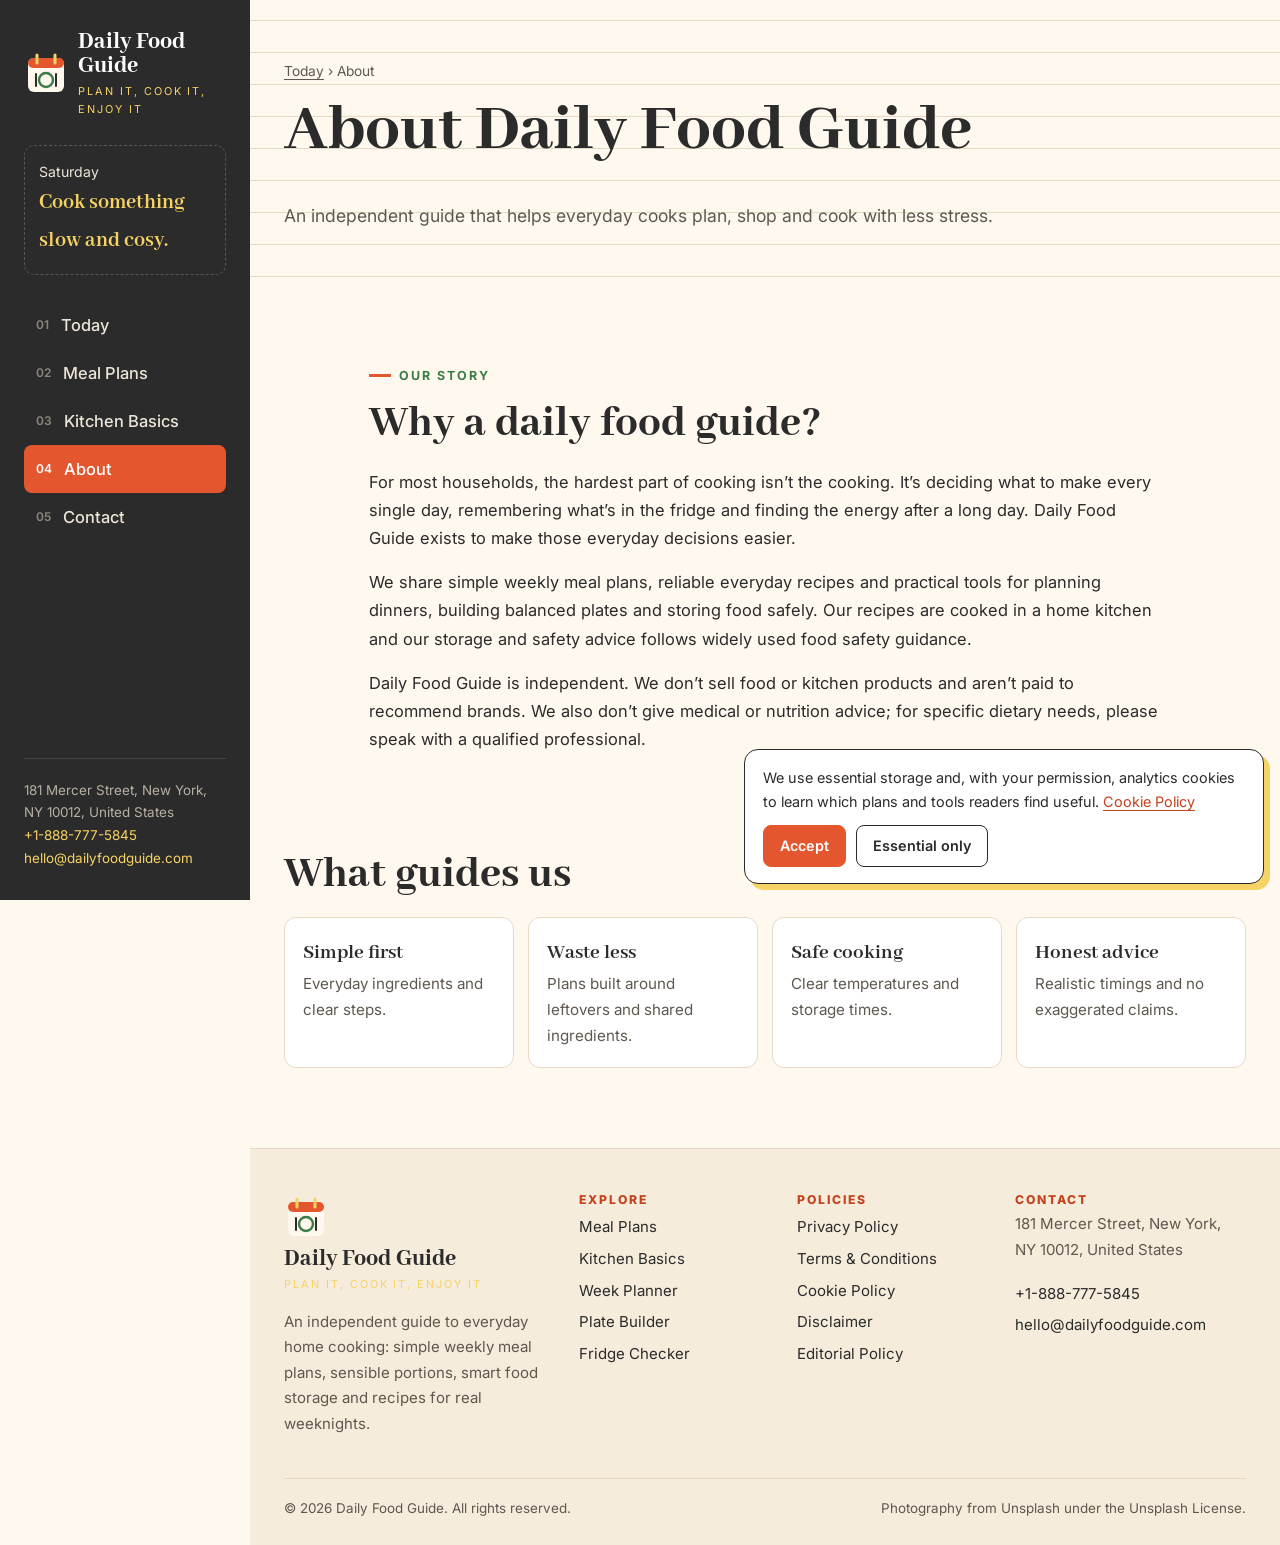
<file: about.html>
<!DOCTYPE html>
<html lang="en">
<head>
<meta charset="UTF-8">
<meta name="viewport" content="width=device-width, initial-scale=1">
<title>About Daily Food Guide | Everyday Meal Planning Help</title>
<meta name="description" content="Daily Food Guide is an independent guide to everyday home cooking, with weekly meal plans, simple recipes and practical tools for portions and food storage.">
<meta name="robots" content="index, follow, max-image-preview:large">
<link rel="canonical" href="https://dailyfoodguide.com/about.html">
<meta property="og:type" content="website"><meta property="og:site_name" content="Daily Food Guide">
<meta property="og:title" content="About Daily Food Guide | Everyday Meal Planning Help"><meta property="og:description" content="Daily Food Guide is an independent guide to everyday home cooking, with weekly meal plans, simple recipes and practical tools for portions and food storage.">
<meta property="og:url" content="https://dailyfoodguide.com/about.html"><meta property="og:image" content="https://images.unsplash.com/photo-1556911220-dabc1f02913a?auto=format&fit=crop&w=1200&q=75">
<meta name="twitter:card" content="summary_large_image"><meta name="theme-color" content="#2B2B2B">
<link rel="icon" href="data:image/svg+xml,%3Csvg xmlns='http://www.w3.org/2000/svg' viewBox='0 0 44 44'%3E%3Crect x='4' y='6' width='36' height='34' rx='6' fill='%23FFF8EE' stroke='%232B2B2B' stroke-width='2'/%3E%3Crect x='4' y='6' width='36' height='10' rx='5' fill='%23E4572E'/%3E%3Ccircle cx='22' cy='28' r='7' fill='none' stroke='%233A7D44' stroke-width='2.4'/%3E%3C/svg%3E">
<link rel="preconnect" href="https://fonts.googleapis.com"><link rel="preconnect" href="https://fonts.gstatic.com" crossorigin><link rel="preconnect" href="https://images.unsplash.com">
<link href="https://fonts.googleapis.com/css2?family=Abhaya+Libre:wght@600;800&family=Inter:wght@400;500;600;700&display=swap" rel="stylesheet">
<link rel="stylesheet" href="assets/css/style.css">
<!-- Google tag (gtag.js) -->
<script async src="https://www.googletagmanager.com/gtag/js?id=G-0LY0HY7L01"></script>
<script>
  window.dataLayer = window.dataLayer || [];
  function gtag(){dataLayer.push(arguments);}
  gtag('js', new Date());
  gtag('config', 'G-0LY0HY7L01');
</script>
<script type="application/ld+json">{"@context": "https://schema.org", "@graph": [{"@type": "Organization", "name": "Daily Food Guide", "url": "https://dailyfoodguide.com", "email": "hello@dailyfoodguide.com", "telephone": "+1-888-777-5845", "address": {"@type": "PostalAddress", "streetAddress": "181 Mercer Street", "addressLocality": "New York", "addressRegion": "NY", "postalCode": "10012", "addressCountry": "US"}}, {"@type": "AboutPage", "name": "About Daily Food Guide", "url": "https://dailyfoodguide.com/about.html"}]}</script>
</head>
<body>
<a class="skip" href="#main">Skip to content</a>
<aside class="sb">
  <a class="logo" href="index.html" aria-label="Daily Food Guide home"><svg viewBox="0 0 44 44" aria-hidden="true"><rect x="4" y="6" width="36" height="34" rx="6" fill="#FFF8EE"/><rect x="4" y="6" width="36" height="10" rx="5" fill="#E4572E"/><path d="M13 3v8M31 3v8" stroke="#F6D365" stroke-width="3" stroke-linecap="round"/><circle cx="22" cy="28" r="7" fill="none" stroke="#3A7D44" stroke-width="2.4"/><path d="M12 22v12M32 22v12" stroke="#2B2B2B" stroke-width="2" stroke-linecap="round"/></svg><span><b>Daily Food Guide</b><small>Plan it, cook it, enjoy it</small></span></a>
  <button class="burger" aria-label="Open menu" aria-expanded="false" aria-controls="nav"><span></span><span></span><span></span></button>
  <div class="today"><span id="sb-day">Today</span><b id="sb-tip">Plan once, eat well all week.</b></div>
  <nav id="nav" aria-label="Main navigation"><ul class="nav"><li><a href="index.html">Today</a></li><li><a href="meal-plans.html">Meal Plans</a></li><li><a href="kitchen-basics.html">Kitchen Basics</a></li><li><a href="about.html" aria-current="page">About</a></li><li><a href="contact.html">Contact</a></li></ul></nav>
  <div class="contactmini">181 Mercer Street, New York, NY 10012, United States<a href="tel:+18887775845">+1-888-777-5845</a><a href="mailto:hello@dailyfoodguide.com">hello@dailyfoodguide.com</a></div>
</aside>
<div class="main">
<main id="main">
<section class="phd"><div class="wrap"><p class="crumbs"><a href="index.html">Today</a> &rsaquo; About</p><h1>About Daily Food Guide</h1><p class="lead">An independent guide that helps everyday cooks plan, shop and cook with less stress.</p></div></section>
<section><div class="wrap" style="max-width:860px"><span class="tab">Our story</span><h2>Why a daily food guide?</h2>
<p>For most households, the hardest part of cooking isn&#8217;t the cooking. It&#8217;s deciding what to make every single day, remembering what&#8217;s in the fridge and finding the energy after a long day. Daily Food Guide exists to make those everyday decisions easier.</p>
<p>We share simple weekly meal plans, reliable everyday recipes and practical tools for planning dinners, building balanced plates and storing food safely. Our recipes are cooked in a home kitchen and our storage and safety advice follows widely used food safety guidance.</p>
<p>Daily Food Guide is independent. We don&#8217;t sell food or kitchen products and aren&#8217;t paid to recommend brands. We also don&#8217;t give medical or nutrition advice; for specific dietary needs, please speak with a qualified professional.</p></div></section>
<section style="padding-top:0"><div class="wrap"><h2 style="margin-bottom:18px">What guides us</h2>
<div class="vals"><div><b>Simple first</b><p>Everyday ingredients and clear steps.</p></div><div><b>Waste less</b><p>Plans built around leftovers and shared ingredients.</p></div><div><b>Safe cooking</b><p>Clear temperatures and storage times.</p></div><div><b>Honest advice</b><p>Realistic timings and no exaggerated claims.</p></div></div></div></section></main>
<footer class="ftr">
  <div class="wrap">
    <div class="ftr-grid">
      <div><a class="logo" href="index.html" style="color:var(--ink)"><svg viewBox="0 0 44 44" aria-hidden="true"><rect x="4" y="6" width="36" height="34" rx="6" fill="#FFF8EE"/><rect x="4" y="6" width="36" height="10" rx="5" fill="#E4572E"/><path d="M13 3v8M31 3v8" stroke="#F6D365" stroke-width="3" stroke-linecap="round"/><circle cx="22" cy="28" r="7" fill="none" stroke="#3A7D44" stroke-width="2.4"/><path d="M12 22v12M32 22v12" stroke="#2B2B2B" stroke-width="2" stroke-linecap="round"/></svg><span><b>Daily Food Guide</b><small>Plan it, cook it, enjoy it</small></span></a><p style="margin-top:12px">An independent guide to everyday home cooking: simple weekly meal plans, sensible portions, smart food storage and recipes for real weeknights.</p></div>
      <div><h4>Explore</h4><a href="meal-plans.html">Meal Plans</a><a href="kitchen-basics.html">Kitchen Basics</a><a href="index.html#planner">Week Planner</a><a href="index.html#plate">Plate Builder</a><a href="index.html#fridge">Fridge Checker</a></div>
      <div><h4>Policies</h4><a href="privacy-policy.html">Privacy Policy</a><a href="terms-and-conditions.html">Terms &amp; Conditions</a><a href="cookie-policy.html">Cookie Policy</a><a href="disclaimer.html">Disclaimer</a><a href="editorial-policy.html">Editorial Policy</a></div>
      <div><h4>Contact</h4><p style="margin-top:0">181 Mercer Street, New York, NY 10012, United States</p><a href="tel:+18887775845">+1-888-777-5845</a><a href="mailto:hello@dailyfoodguide.com">hello@dailyfoodguide.com</a></div>
    </div>
    <div class="ftr-base"><span>&copy; <span id="year">2026</span> Daily Food Guide. All rights reserved.</span><span>Photography from Unsplash under the Unsplash License.</span></div>
  </div>
</footer>
</div>
<div class="cookie" id="cookie" role="dialog" aria-label="Cookie notice"><p>We use essential storage and, with your permission, analytics cookies to learn which plans and tools readers find useful. <a href="cookie-policy.html">Cookie Policy</a></p><button class="y" data-cookie="accepted">Accept</button><button data-cookie="declined">Essential only</button></div>
<script src="assets/js/main.js" defer></script>
</body>
</html>
</file>
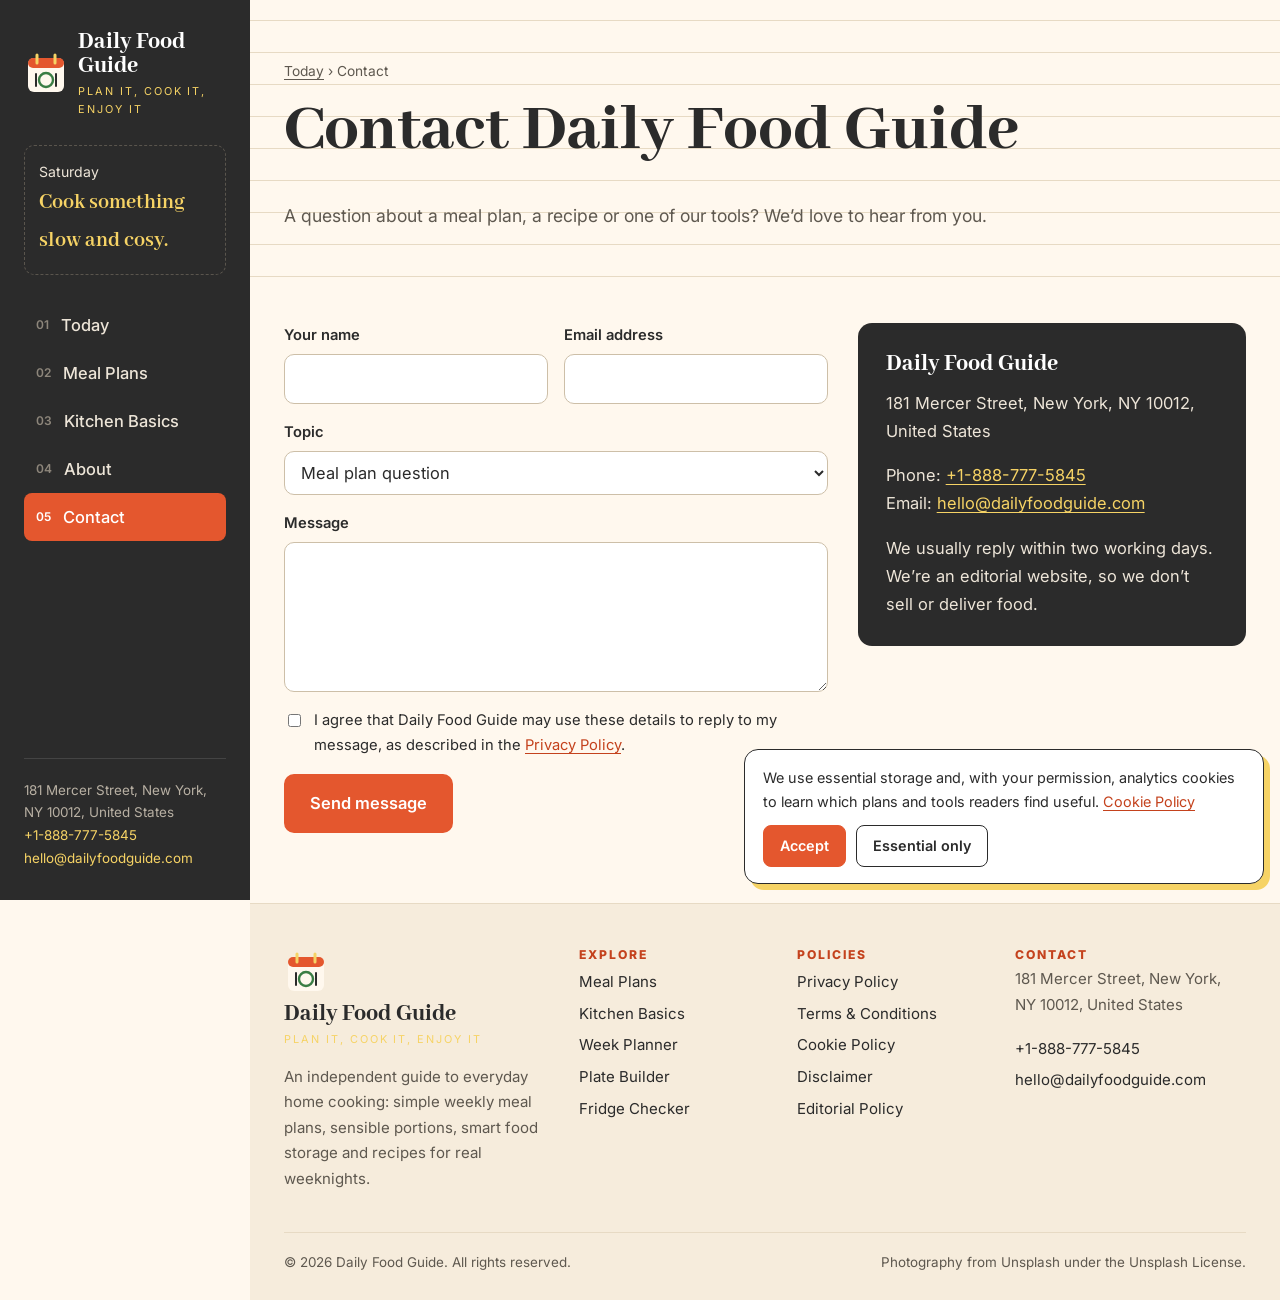
<file: contact.html>
<!DOCTYPE html>
<html lang="en">
<head>
<meta charset="UTF-8">
<meta name="viewport" content="width=device-width, initial-scale=1">
<title>Contact Daily Food Guide | Meal Planning &amp; Recipe Questions</title>
<meta name="description" content="Contact Daily Food Guide with questions about meal plans, recipes and tools. 181 Mercer Street, New York, NY 10012. Phone +1-888-777-5845.">
<meta name="robots" content="index, follow, max-image-preview:large">
<link rel="canonical" href="https://dailyfoodguide.com/contact.html">
<meta property="og:type" content="website"><meta property="og:site_name" content="Daily Food Guide">
<meta property="og:title" content="Contact Daily Food Guide | Meal Planning &amp; Recipe Questions"><meta property="og:description" content="Contact Daily Food Guide with questions about meal plans, recipes and tools. 181 Mercer Street, New York, NY 10012. Phone +1-888-777-5845.">
<meta property="og:url" content="https://dailyfoodguide.com/contact.html"><meta property="og:image" content="https://images.unsplash.com/photo-1504754524776-8f4f37790ca0?auto=format&fit=crop&w=1200&q=75">
<meta name="twitter:card" content="summary_large_image"><meta name="theme-color" content="#2B2B2B">
<link rel="icon" href="data:image/svg+xml,%3Csvg xmlns='http://www.w3.org/2000/svg' viewBox='0 0 44 44'%3E%3Crect x='4' y='6' width='36' height='34' rx='6' fill='%23FFF8EE' stroke='%232B2B2B' stroke-width='2'/%3E%3Crect x='4' y='6' width='36' height='10' rx='5' fill='%23E4572E'/%3E%3Ccircle cx='22' cy='28' r='7' fill='none' stroke='%233A7D44' stroke-width='2.4'/%3E%3C/svg%3E">
<link rel="preconnect" href="https://fonts.googleapis.com"><link rel="preconnect" href="https://fonts.gstatic.com" crossorigin><link rel="preconnect" href="https://images.unsplash.com">
<link href="https://fonts.googleapis.com/css2?family=Abhaya+Libre:wght@600;800&family=Inter:wght@400;500;600;700&display=swap" rel="stylesheet">
<link rel="stylesheet" href="assets/css/style.css">
<!-- Google tag (gtag.js) -->
<script async src="https://www.googletagmanager.com/gtag/js?id=G-0LY0HY7L01"></script>
<script>
  window.dataLayer = window.dataLayer || [];
  function gtag(){dataLayer.push(arguments);}
  gtag('js', new Date());
  gtag('config', 'G-0LY0HY7L01');
</script>
<script type="application/ld+json">{"@context": "https://schema.org", "@graph": [{"@type": "Organization", "name": "Daily Food Guide", "url": "https://dailyfoodguide.com", "email": "hello@dailyfoodguide.com", "telephone": "+1-888-777-5845", "address": {"@type": "PostalAddress", "streetAddress": "181 Mercer Street", "addressLocality": "New York", "addressRegion": "NY", "postalCode": "10012", "addressCountry": "US"}}, {"@type": "ContactPage", "name": "Contact Daily Food Guide", "url": "https://dailyfoodguide.com/contact.html"}]}</script>
</head>
<body>
<a class="skip" href="#main">Skip to content</a>
<aside class="sb">
  <a class="logo" href="index.html" aria-label="Daily Food Guide home"><svg viewBox="0 0 44 44" aria-hidden="true"><rect x="4" y="6" width="36" height="34" rx="6" fill="#FFF8EE"/><rect x="4" y="6" width="36" height="10" rx="5" fill="#E4572E"/><path d="M13 3v8M31 3v8" stroke="#F6D365" stroke-width="3" stroke-linecap="round"/><circle cx="22" cy="28" r="7" fill="none" stroke="#3A7D44" stroke-width="2.4"/><path d="M12 22v12M32 22v12" stroke="#2B2B2B" stroke-width="2" stroke-linecap="round"/></svg><span><b>Daily Food Guide</b><small>Plan it, cook it, enjoy it</small></span></a>
  <button class="burger" aria-label="Open menu" aria-expanded="false" aria-controls="nav"><span></span><span></span><span></span></button>
  <div class="today"><span id="sb-day">Today</span><b id="sb-tip">Plan once, eat well all week.</b></div>
  <nav id="nav" aria-label="Main navigation"><ul class="nav"><li><a href="index.html">Today</a></li><li><a href="meal-plans.html">Meal Plans</a></li><li><a href="kitchen-basics.html">Kitchen Basics</a></li><li><a href="about.html">About</a></li><li><a href="contact.html" aria-current="page">Contact</a></li></ul></nav>
  <div class="contactmini">181 Mercer Street, New York, NY 10012, United States<a href="tel:+18887775845">+1-888-777-5845</a><a href="mailto:hello@dailyfoodguide.com">hello@dailyfoodguide.com</a></div>
</aside>
<div class="main">
<main id="main">
<section class="phd"><div class="wrap"><p class="crumbs"><a href="index.html">Today</a> &rsaquo; Contact</p><h1>Contact Daily Food Guide</h1><p class="lead">A question about a meal plan, a recipe or one of our tools? We&#8217;d love to hear from you.</p></div></section>
<div class="wrap"><section class="contact">
  <div><form id="cform" data-to="hello@dailyfoodguide.com" novalidate>
      <div class="two"><div class="fld"><label for="name">Your name</label><input type="text" id="name" name="name" required autocomplete="name"></div>
      <div class="fld"><label for="email">Email address</label><input id="email" name="email" type="email" required autocomplete="email"></div></div>
      <div class="fld"><label for="topic">Topic</label><select id="topic" name="topic"><option>Meal plan question</option><option>Recipe question</option><option>Tool feedback</option><option>Correction</option><option>Something else</option></select></div>
      <div class="fld"><label for="message">Message</label><textarea id="message" name="message" required></textarea></div>
      <div class="hp" aria-hidden="true"><label for="website">Website</label><input type="text" id="website" name="website" tabindex="-1" autocomplete="off"></div>
      <div class="fld agree"><input id="agree" type="checkbox" required><label for="agree">I agree that Daily Food Guide may use these details to reply to my message, as described in the <a href="privacy-policy.html">Privacy Policy</a>.</label></div>
      <button class="btn" type="submit">Send message</button><p class="fm" id="fm" hidden></p>
  </form></div>
  <aside class="cbox"><h3>Daily Food Guide</h3><p>181 Mercer Street, New York, NY 10012, United States</p><p style="margin-top:10px">Phone: <a href="tel:+18887775845">+1-888-777-5845</a><br>Email: <a href="mailto:hello@dailyfoodguide.com">hello@dailyfoodguide.com</a></p><p style="margin:10px 0 0">We usually reply within two working days. We&#8217;re an editorial website, so we don&#8217;t sell or deliver food.</p></aside>
</section></div></main>
<footer class="ftr">
  <div class="wrap">
    <div class="ftr-grid">
      <div><a class="logo" href="index.html" style="color:var(--ink)"><svg viewBox="0 0 44 44" aria-hidden="true"><rect x="4" y="6" width="36" height="34" rx="6" fill="#FFF8EE"/><rect x="4" y="6" width="36" height="10" rx="5" fill="#E4572E"/><path d="M13 3v8M31 3v8" stroke="#F6D365" stroke-width="3" stroke-linecap="round"/><circle cx="22" cy="28" r="7" fill="none" stroke="#3A7D44" stroke-width="2.4"/><path d="M12 22v12M32 22v12" stroke="#2B2B2B" stroke-width="2" stroke-linecap="round"/></svg><span><b>Daily Food Guide</b><small>Plan it, cook it, enjoy it</small></span></a><p style="margin-top:12px">An independent guide to everyday home cooking: simple weekly meal plans, sensible portions, smart food storage and recipes for real weeknights.</p></div>
      <div><h4>Explore</h4><a href="meal-plans.html">Meal Plans</a><a href="kitchen-basics.html">Kitchen Basics</a><a href="index.html#planner">Week Planner</a><a href="index.html#plate">Plate Builder</a><a href="index.html#fridge">Fridge Checker</a></div>
      <div><h4>Policies</h4><a href="privacy-policy.html">Privacy Policy</a><a href="terms-and-conditions.html">Terms &amp; Conditions</a><a href="cookie-policy.html">Cookie Policy</a><a href="disclaimer.html">Disclaimer</a><a href="editorial-policy.html">Editorial Policy</a></div>
      <div><h4>Contact</h4><p style="margin-top:0">181 Mercer Street, New York, NY 10012, United States</p><a href="tel:+18887775845">+1-888-777-5845</a><a href="mailto:hello@dailyfoodguide.com">hello@dailyfoodguide.com</a></div>
    </div>
    <div class="ftr-base"><span>&copy; <span id="year">2026</span> Daily Food Guide. All rights reserved.</span><span>Photography from Unsplash under the Unsplash License.</span></div>
  </div>
</footer>
</div>
<div class="cookie" id="cookie" role="dialog" aria-label="Cookie notice"><p>We use essential storage and, with your permission, analytics cookies to learn which plans and tools readers find useful. <a href="cookie-policy.html">Cookie Policy</a></p><button class="y" data-cookie="accepted">Accept</button><button data-cookie="declined">Essential only</button></div>
<script src="assets/js/main.js" defer></script>
</body>
</html>
</file>
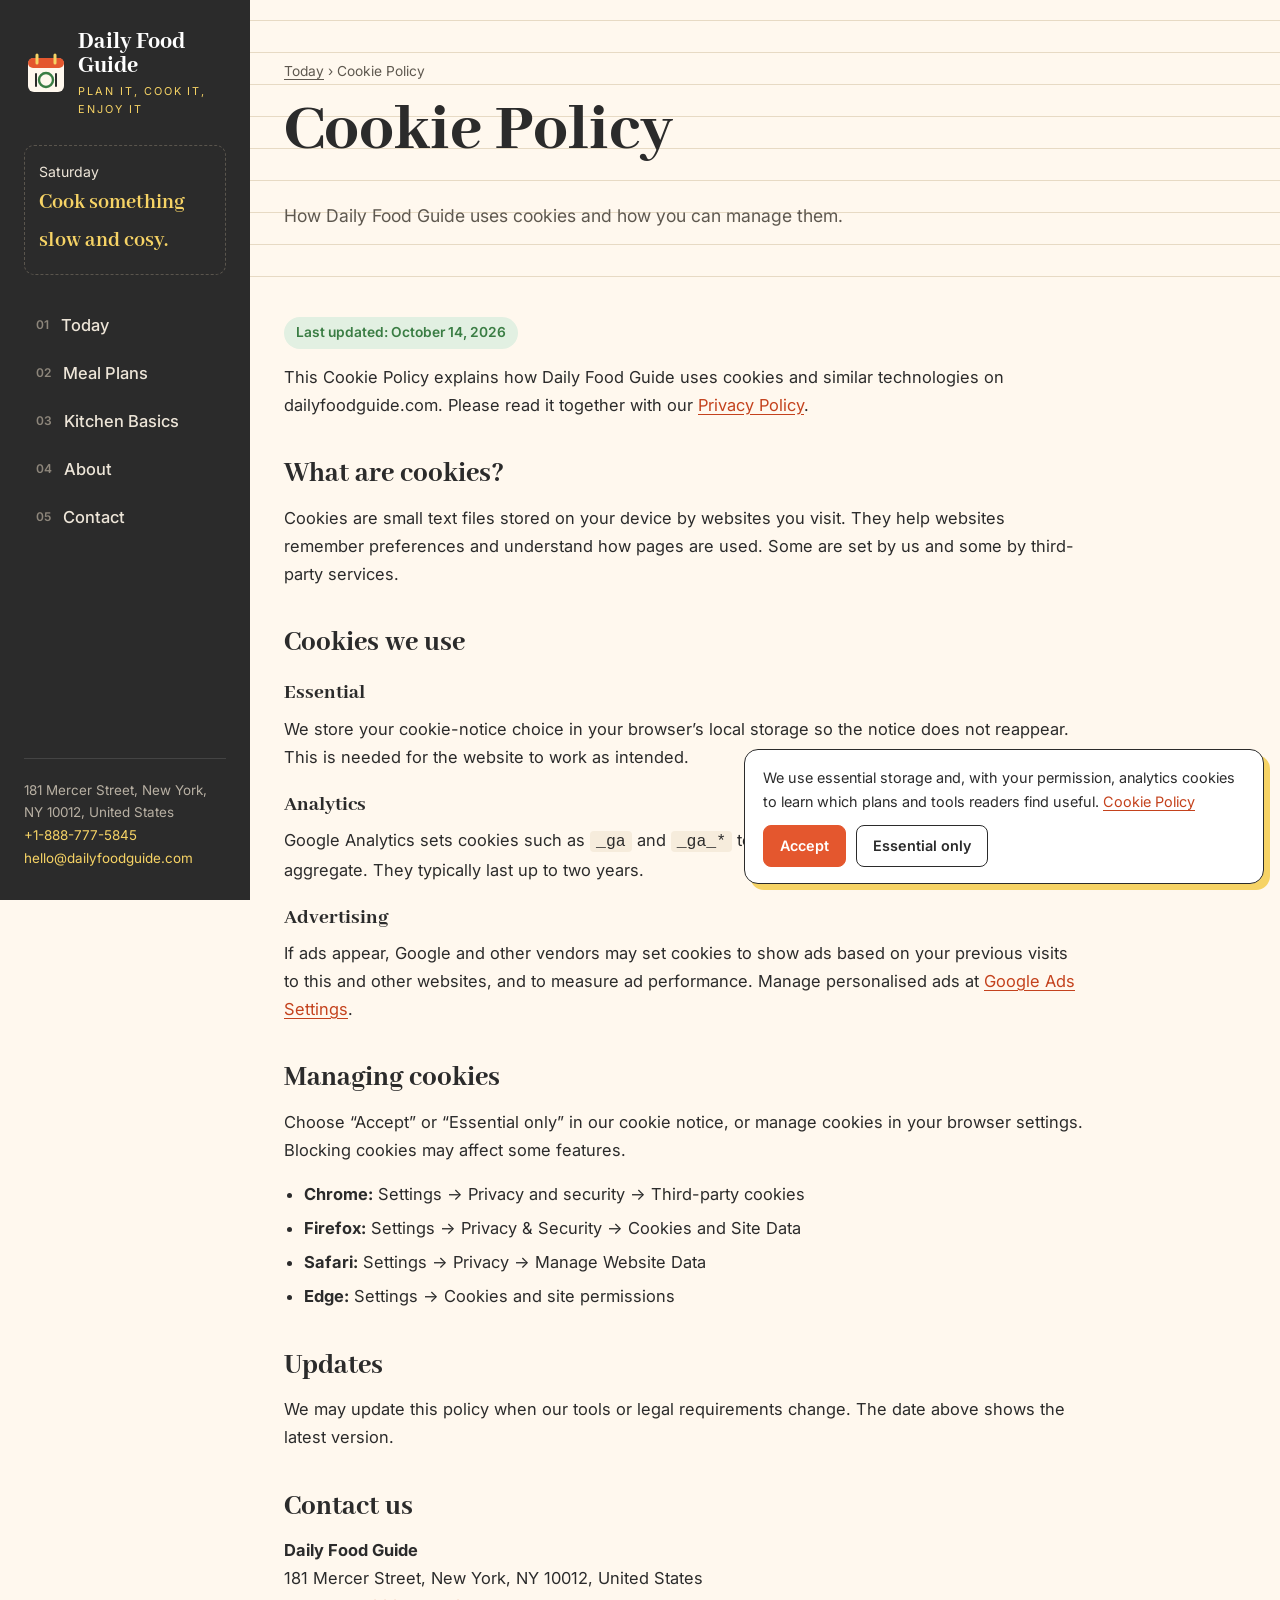
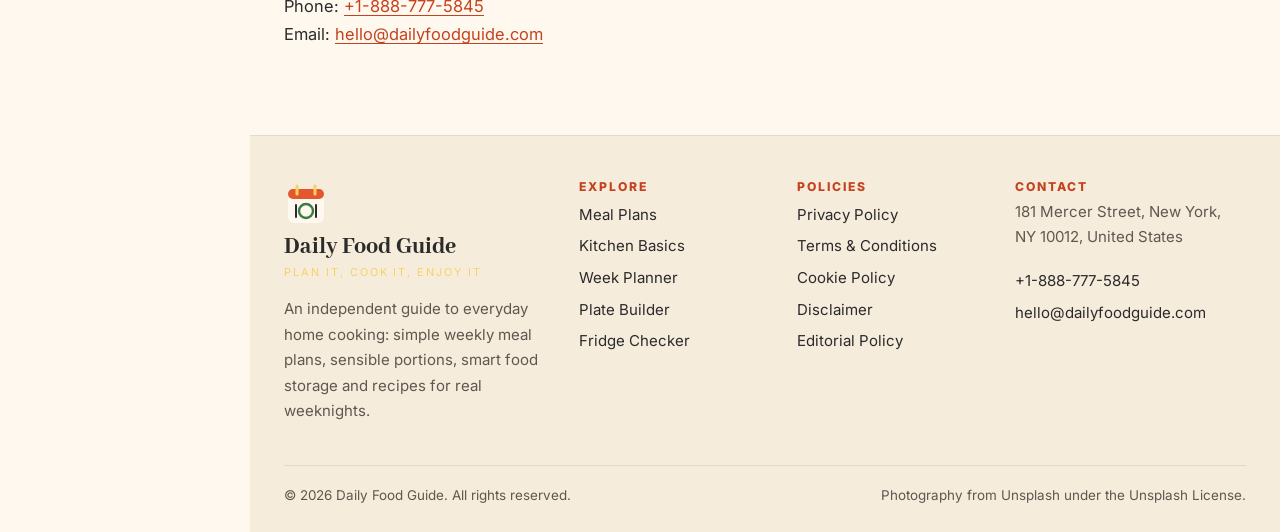
<file: cookie-policy.html>
<!DOCTYPE html>
<html lang="en">
<head>
<meta charset="UTF-8">
<meta name="viewport" content="width=device-width, initial-scale=1">
<title>Cookie Policy | Daily Food Guide</title>
<meta name="description" content="Learn which essential, analytics and advertising cookies Daily Food Guide uses and how to manage or block cookies in your browser.">
<meta name="robots" content="index, follow, max-image-preview:large">
<link rel="canonical" href="https://dailyfoodguide.com/cookie-policy.html">
<meta property="og:type" content="website"><meta property="og:site_name" content="Daily Food Guide">
<meta property="og:title" content="Cookie Policy | Daily Food Guide"><meta property="og:description" content="Learn which essential, analytics and advertising cookies Daily Food Guide uses and how to manage or block cookies in your browser.">
<meta property="og:url" content="https://dailyfoodguide.com/cookie-policy.html"><meta property="og:image" content="https://images.unsplash.com/photo-1504754524776-8f4f37790ca0?auto=format&fit=crop&w=1200&q=75">
<meta name="twitter:card" content="summary_large_image"><meta name="theme-color" content="#2B2B2B">
<link rel="icon" href="data:image/svg+xml,%3Csvg xmlns='http://www.w3.org/2000/svg' viewBox='0 0 44 44'%3E%3Crect x='4' y='6' width='36' height='34' rx='6' fill='%23FFF8EE' stroke='%232B2B2B' stroke-width='2'/%3E%3Crect x='4' y='6' width='36' height='10' rx='5' fill='%23E4572E'/%3E%3Ccircle cx='22' cy='28' r='7' fill='none' stroke='%233A7D44' stroke-width='2.4'/%3E%3C/svg%3E">
<link rel="preconnect" href="https://fonts.googleapis.com"><link rel="preconnect" href="https://fonts.gstatic.com" crossorigin><link rel="preconnect" href="https://images.unsplash.com">
<link href="https://fonts.googleapis.com/css2?family=Abhaya+Libre:wght@600;800&family=Inter:wght@400;500;600;700&display=swap" rel="stylesheet">
<link rel="stylesheet" href="assets/css/style.css">
<!-- Google tag (gtag.js) -->
<script async src="https://www.googletagmanager.com/gtag/js?id=G-0LY0HY7L01"></script>
<script>
  window.dataLayer = window.dataLayer || [];
  function gtag(){dataLayer.push(arguments);}
  gtag('js', new Date());
  gtag('config', 'G-0LY0HY7L01');
</script>

</head>
<body>
<a class="skip" href="#main">Skip to content</a>
<aside class="sb">
  <a class="logo" href="index.html" aria-label="Daily Food Guide home"><svg viewBox="0 0 44 44" aria-hidden="true"><rect x="4" y="6" width="36" height="34" rx="6" fill="#FFF8EE"/><rect x="4" y="6" width="36" height="10" rx="5" fill="#E4572E"/><path d="M13 3v8M31 3v8" stroke="#F6D365" stroke-width="3" stroke-linecap="round"/><circle cx="22" cy="28" r="7" fill="none" stroke="#3A7D44" stroke-width="2.4"/><path d="M12 22v12M32 22v12" stroke="#2B2B2B" stroke-width="2" stroke-linecap="round"/></svg><span><b>Daily Food Guide</b><small>Plan it, cook it, enjoy it</small></span></a>
  <button class="burger" aria-label="Open menu" aria-expanded="false" aria-controls="nav"><span></span><span></span><span></span></button>
  <div class="today"><span id="sb-day">Today</span><b id="sb-tip">Plan once, eat well all week.</b></div>
  <nav id="nav" aria-label="Main navigation"><ul class="nav"><li><a href="index.html">Today</a></li><li><a href="meal-plans.html">Meal Plans</a></li><li><a href="kitchen-basics.html">Kitchen Basics</a></li><li><a href="about.html">About</a></li><li><a href="contact.html">Contact</a></li></ul></nav>
  <div class="contactmini">181 Mercer Street, New York, NY 10012, United States<a href="tel:+18887775845">+1-888-777-5845</a><a href="mailto:hello@dailyfoodguide.com">hello@dailyfoodguide.com</a></div>
</aside>
<div class="main">
<main id="main">
<section class="phd"><div class="wrap"><p class="crumbs"><a href="index.html">Today</a> &rsaquo; Cookie Policy</p><h1>Cookie Policy</h1><p class="lead">How Daily Food Guide uses cookies and how you can manage them.</p></div></section><div class="wrap"><article class="prose"><p class="upd">Last updated: October 14, 2026</p>
<p>This Cookie Policy explains how Daily Food Guide uses cookies and similar technologies on dailyfoodguide.com. Please read it together with our <a href="privacy-policy.html">Privacy Policy</a>.</p>
<h2>What are cookies?</h2>
<p>Cookies are small text files stored on your device by websites you visit. They help websites remember preferences and understand how pages are used. Some are set by us and some by third-party services.</p>
<h2>Cookies we use</h2>
<h3>Essential</h3>
<p>We store your cookie-notice choice in your browser&#8217;s local storage so the notice does not reappear. This is needed for the website to work as intended.</p>
<h3>Analytics</h3>
<p>Google Analytics sets cookies such as <code>_ga</code> and <code>_ga_*</code> to measure visits and popular guides in aggregate. They typically last up to two years.</p>
<h3>Advertising</h3>
<p>If ads appear, Google and other vendors may set cookies to show ads based on your previous visits to this and other websites, and to measure ad performance. Manage personalised ads at <a href="https://www.google.com/settings/ads" target="_blank" rel="noopener">Google Ads Settings</a>.</p>
<h2>Managing cookies</h2>
<p>Choose &ldquo;Accept&rdquo; or &ldquo;Essential only&rdquo; in our cookie notice, or manage cookies in your browser settings. Blocking cookies may affect some features.</p>
<ul><li><strong>Chrome:</strong> Settings &rarr; Privacy and security &rarr; Third-party cookies</li><li><strong>Firefox:</strong> Settings &rarr; Privacy &amp; Security &rarr; Cookies and Site Data</li><li><strong>Safari:</strong> Settings &rarr; Privacy &rarr; Manage Website Data</li><li><strong>Edge:</strong> Settings &rarr; Cookies and site permissions</li></ul>
<h2>Updates</h2>
<p>We may update this policy when our tools or legal requirements change. The date above shows the latest version.</p><h2>Contact us</h2><p><strong>Daily Food Guide</strong><br>181 Mercer Street, New York, NY 10012, United States<br>Phone: <a href="tel:+18887775845">+1-888-777-5845</a><br>Email: <a href="mailto:hello@dailyfoodguide.com">hello@dailyfoodguide.com</a></p></article></div></main>
<footer class="ftr">
  <div class="wrap">
    <div class="ftr-grid">
      <div><a class="logo" href="index.html" style="color:var(--ink)"><svg viewBox="0 0 44 44" aria-hidden="true"><rect x="4" y="6" width="36" height="34" rx="6" fill="#FFF8EE"/><rect x="4" y="6" width="36" height="10" rx="5" fill="#E4572E"/><path d="M13 3v8M31 3v8" stroke="#F6D365" stroke-width="3" stroke-linecap="round"/><circle cx="22" cy="28" r="7" fill="none" stroke="#3A7D44" stroke-width="2.4"/><path d="M12 22v12M32 22v12" stroke="#2B2B2B" stroke-width="2" stroke-linecap="round"/></svg><span><b>Daily Food Guide</b><small>Plan it, cook it, enjoy it</small></span></a><p style="margin-top:12px">An independent guide to everyday home cooking: simple weekly meal plans, sensible portions, smart food storage and recipes for real weeknights.</p></div>
      <div><h4>Explore</h4><a href="meal-plans.html">Meal Plans</a><a href="kitchen-basics.html">Kitchen Basics</a><a href="index.html#planner">Week Planner</a><a href="index.html#plate">Plate Builder</a><a href="index.html#fridge">Fridge Checker</a></div>
      <div><h4>Policies</h4><a href="privacy-policy.html">Privacy Policy</a><a href="terms-and-conditions.html">Terms &amp; Conditions</a><a href="cookie-policy.html">Cookie Policy</a><a href="disclaimer.html">Disclaimer</a><a href="editorial-policy.html">Editorial Policy</a></div>
      <div><h4>Contact</h4><p style="margin-top:0">181 Mercer Street, New York, NY 10012, United States</p><a href="tel:+18887775845">+1-888-777-5845</a><a href="mailto:hello@dailyfoodguide.com">hello@dailyfoodguide.com</a></div>
    </div>
    <div class="ftr-base"><span>&copy; <span id="year">2026</span> Daily Food Guide. All rights reserved.</span><span>Photography from Unsplash under the Unsplash License.</span></div>
  </div>
</footer>
</div>
<div class="cookie" id="cookie" role="dialog" aria-label="Cookie notice"><p>We use essential storage and, with your permission, analytics cookies to learn which plans and tools readers find useful. <a href="cookie-policy.html">Cookie Policy</a></p><button class="y" data-cookie="accepted">Accept</button><button data-cookie="declined">Essential only</button></div>
<script src="assets/js/main.js" defer></script>
</body>
</html>
</file>
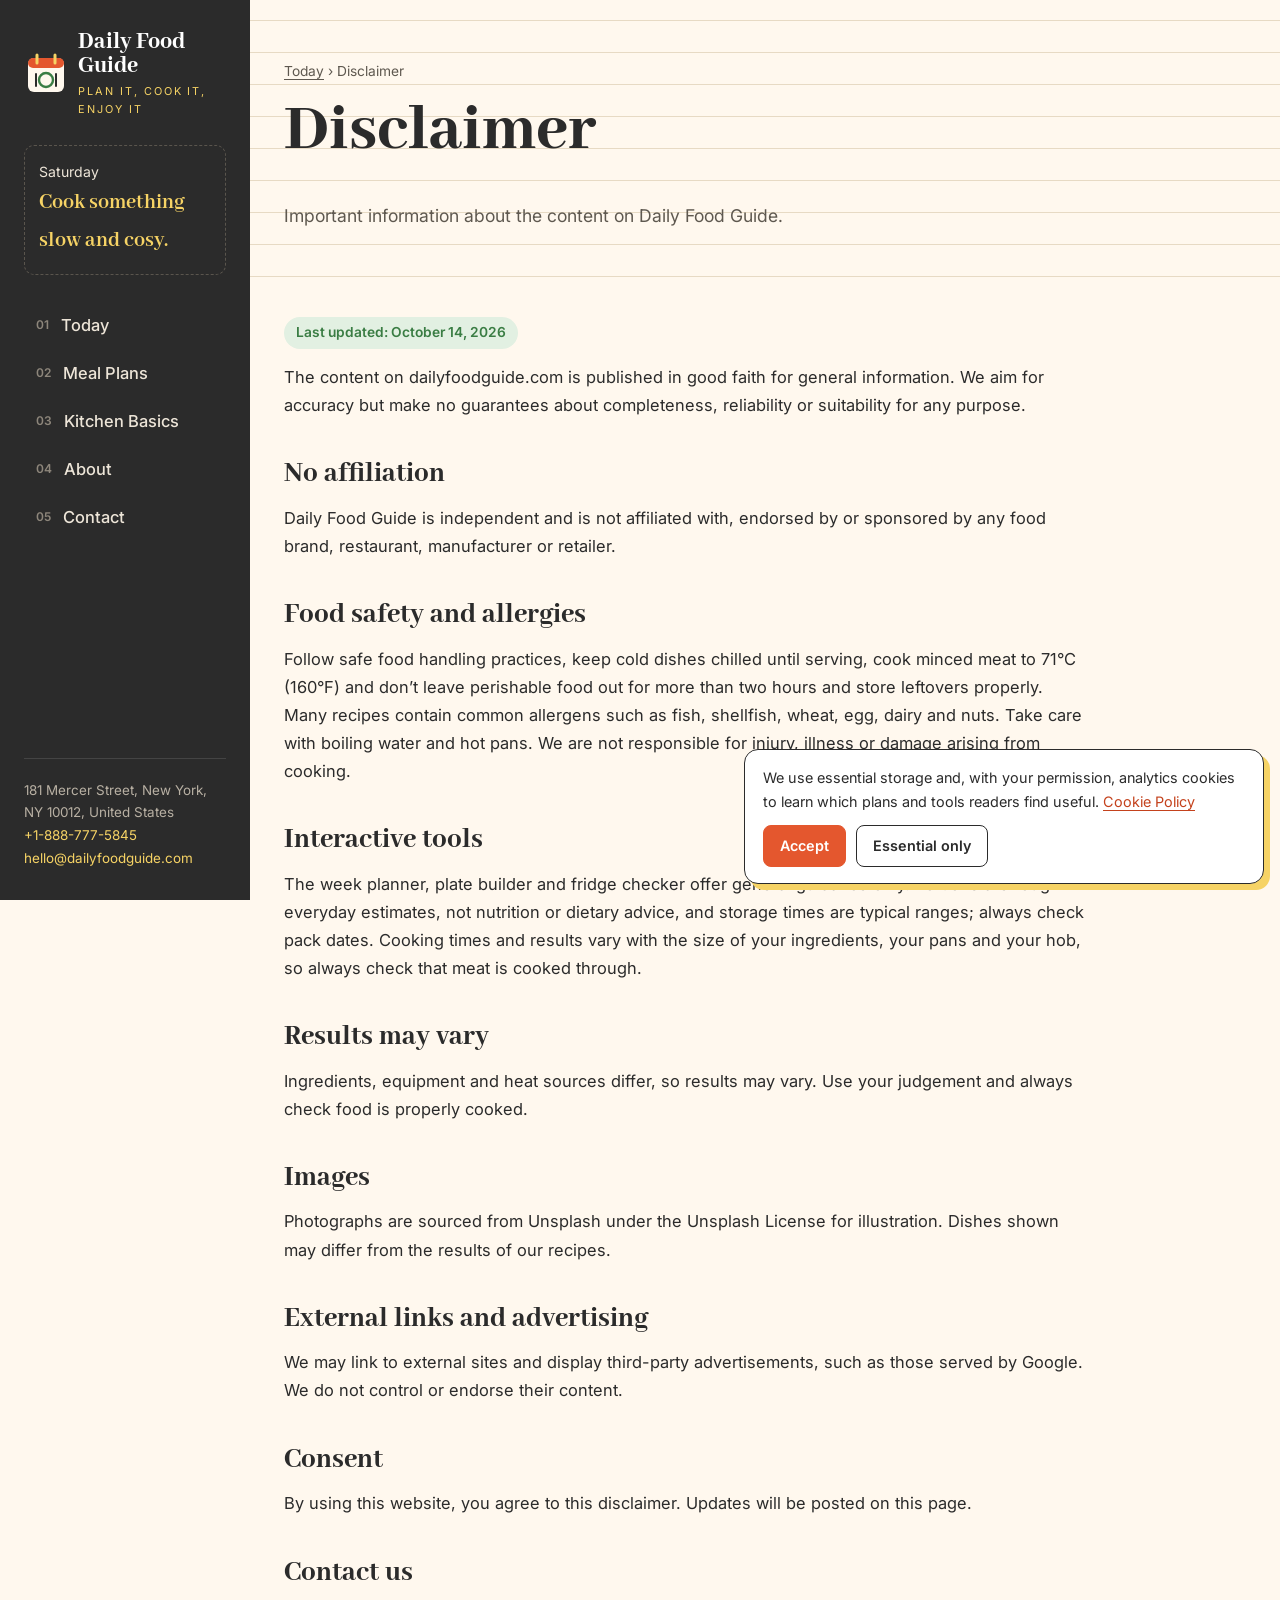
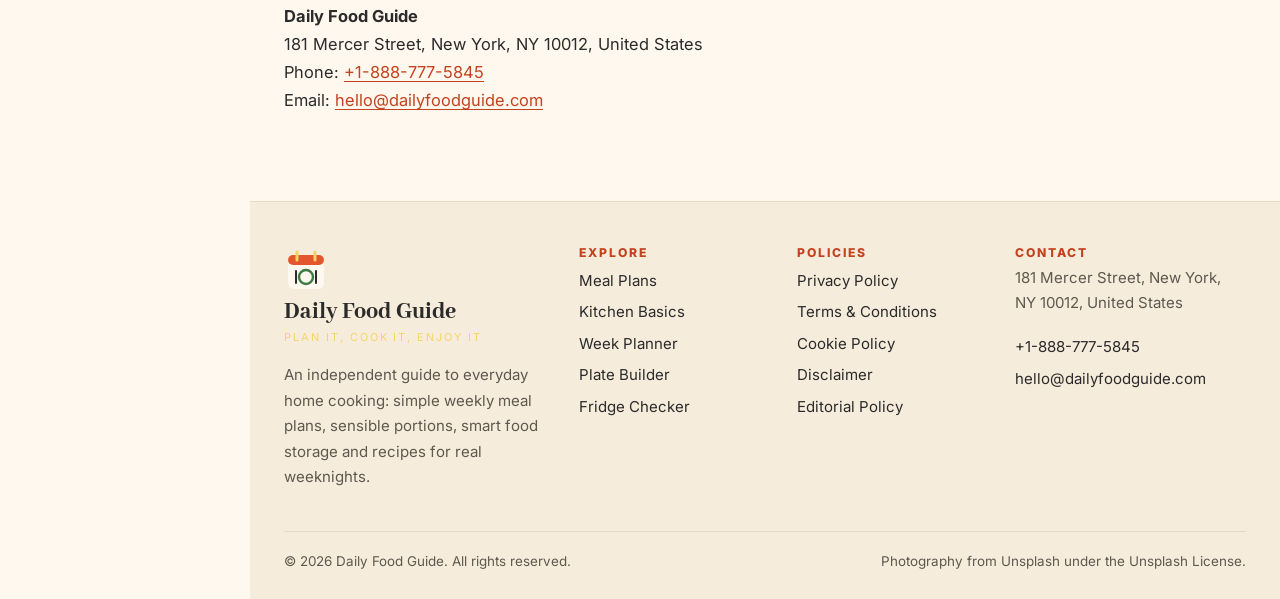
<file: disclaimer.html>
<!DOCTYPE html>
<html lang="en">
<head>
<meta charset="UTF-8">
<meta name="viewport" content="width=device-width, initial-scale=1">
<title>Disclaimer | Daily Food Guide</title>
<meta name="description" content="The Daily Food Guide disclaimer: general information, no affiliation, food safety, tool estimates, food safety, images, links and advertising.">
<meta name="robots" content="index, follow, max-image-preview:large">
<link rel="canonical" href="https://dailyfoodguide.com/disclaimer.html">
<meta property="og:type" content="website"><meta property="og:site_name" content="Daily Food Guide">
<meta property="og:title" content="Disclaimer | Daily Food Guide"><meta property="og:description" content="The Daily Food Guide disclaimer: general information, no affiliation, food safety, tool estimates, food safety, images, links and advertising.">
<meta property="og:url" content="https://dailyfoodguide.com/disclaimer.html"><meta property="og:image" content="https://images.unsplash.com/photo-1504754524776-8f4f37790ca0?auto=format&fit=crop&w=1200&q=75">
<meta name="twitter:card" content="summary_large_image"><meta name="theme-color" content="#2B2B2B">
<link rel="icon" href="data:image/svg+xml,%3Csvg xmlns='http://www.w3.org/2000/svg' viewBox='0 0 44 44'%3E%3Crect x='4' y='6' width='36' height='34' rx='6' fill='%23FFF8EE' stroke='%232B2B2B' stroke-width='2'/%3E%3Crect x='4' y='6' width='36' height='10' rx='5' fill='%23E4572E'/%3E%3Ccircle cx='22' cy='28' r='7' fill='none' stroke='%233A7D44' stroke-width='2.4'/%3E%3C/svg%3E">
<link rel="preconnect" href="https://fonts.googleapis.com"><link rel="preconnect" href="https://fonts.gstatic.com" crossorigin><link rel="preconnect" href="https://images.unsplash.com">
<link href="https://fonts.googleapis.com/css2?family=Abhaya+Libre:wght@600;800&family=Inter:wght@400;500;600;700&display=swap" rel="stylesheet">
<link rel="stylesheet" href="assets/css/style.css">
<!-- Google tag (gtag.js) -->
<script async src="https://www.googletagmanager.com/gtag/js?id=G-0LY0HY7L01"></script>
<script>
  window.dataLayer = window.dataLayer || [];
  function gtag(){dataLayer.push(arguments);}
  gtag('js', new Date());
  gtag('config', 'G-0LY0HY7L01');
</script>

</head>
<body>
<a class="skip" href="#main">Skip to content</a>
<aside class="sb">
  <a class="logo" href="index.html" aria-label="Daily Food Guide home"><svg viewBox="0 0 44 44" aria-hidden="true"><rect x="4" y="6" width="36" height="34" rx="6" fill="#FFF8EE"/><rect x="4" y="6" width="36" height="10" rx="5" fill="#E4572E"/><path d="M13 3v8M31 3v8" stroke="#F6D365" stroke-width="3" stroke-linecap="round"/><circle cx="22" cy="28" r="7" fill="none" stroke="#3A7D44" stroke-width="2.4"/><path d="M12 22v12M32 22v12" stroke="#2B2B2B" stroke-width="2" stroke-linecap="round"/></svg><span><b>Daily Food Guide</b><small>Plan it, cook it, enjoy it</small></span></a>
  <button class="burger" aria-label="Open menu" aria-expanded="false" aria-controls="nav"><span></span><span></span><span></span></button>
  <div class="today"><span id="sb-day">Today</span><b id="sb-tip">Plan once, eat well all week.</b></div>
  <nav id="nav" aria-label="Main navigation"><ul class="nav"><li><a href="index.html">Today</a></li><li><a href="meal-plans.html">Meal Plans</a></li><li><a href="kitchen-basics.html">Kitchen Basics</a></li><li><a href="about.html">About</a></li><li><a href="contact.html">Contact</a></li></ul></nav>
  <div class="contactmini">181 Mercer Street, New York, NY 10012, United States<a href="tel:+18887775845">+1-888-777-5845</a><a href="mailto:hello@dailyfoodguide.com">hello@dailyfoodguide.com</a></div>
</aside>
<div class="main">
<main id="main">
<section class="phd"><div class="wrap"><p class="crumbs"><a href="index.html">Today</a> &rsaquo; Disclaimer</p><h1>Disclaimer</h1><p class="lead">Important information about the content on Daily Food Guide.</p></div></section><div class="wrap"><article class="prose"><p class="upd">Last updated: October 14, 2026</p>
<p>The content on dailyfoodguide.com is published in good faith for general information. We aim for accuracy but make no guarantees about completeness, reliability or suitability for any purpose.</p>
<h2>No affiliation</h2>
<p>Daily Food Guide is independent and is not affiliated with, endorsed by or sponsored by any food brand, restaurant, manufacturer or retailer.</p>
<h2>Food safety and allergies</h2>
<p>Follow safe food handling practices, keep cold dishes chilled until serving, cook minced meat to 71&deg;C (160&deg;F) and don&#8217;t leave perishable food out for more than two hours and store leftovers properly. Many recipes contain common allergens such as fish, shellfish, wheat, egg, dairy and nuts. Take care with boiling water and hot pans. We are not responsible for injury, illness or damage arising from cooking.</p>
<h2>Interactive tools</h2>
<p>The week planner, plate builder and fridge checker offer general guidance only. Portions are rough everyday estimates, not nutrition or dietary advice, and storage times are typical ranges; always check pack dates. Cooking times and results vary with the size of your ingredients, your pans and your hob, so always check that meat is cooked through.</p>
<h2>Results may vary</h2>
<p>Ingredients, equipment and heat sources differ, so results may vary. Use your judgement and always check food is properly cooked.</p>
<h2>Images</h2>
<p>Photographs are sourced from Unsplash under the Unsplash License for illustration. Dishes shown may differ from the results of our recipes.</p>
<h2>External links and advertising</h2>
<p>We may link to external sites and display third-party advertisements, such as those served by Google. We do not control or endorse their content.</p>
<h2>Consent</h2>
<p>By using this website, you agree to this disclaimer. Updates will be posted on this page.</p><h2>Contact us</h2><p><strong>Daily Food Guide</strong><br>181 Mercer Street, New York, NY 10012, United States<br>Phone: <a href="tel:+18887775845">+1-888-777-5845</a><br>Email: <a href="mailto:hello@dailyfoodguide.com">hello@dailyfoodguide.com</a></p></article></div></main>
<footer class="ftr">
  <div class="wrap">
    <div class="ftr-grid">
      <div><a class="logo" href="index.html" style="color:var(--ink)"><svg viewBox="0 0 44 44" aria-hidden="true"><rect x="4" y="6" width="36" height="34" rx="6" fill="#FFF8EE"/><rect x="4" y="6" width="36" height="10" rx="5" fill="#E4572E"/><path d="M13 3v8M31 3v8" stroke="#F6D365" stroke-width="3" stroke-linecap="round"/><circle cx="22" cy="28" r="7" fill="none" stroke="#3A7D44" stroke-width="2.4"/><path d="M12 22v12M32 22v12" stroke="#2B2B2B" stroke-width="2" stroke-linecap="round"/></svg><span><b>Daily Food Guide</b><small>Plan it, cook it, enjoy it</small></span></a><p style="margin-top:12px">An independent guide to everyday home cooking: simple weekly meal plans, sensible portions, smart food storage and recipes for real weeknights.</p></div>
      <div><h4>Explore</h4><a href="meal-plans.html">Meal Plans</a><a href="kitchen-basics.html">Kitchen Basics</a><a href="index.html#planner">Week Planner</a><a href="index.html#plate">Plate Builder</a><a href="index.html#fridge">Fridge Checker</a></div>
      <div><h4>Policies</h4><a href="privacy-policy.html">Privacy Policy</a><a href="terms-and-conditions.html">Terms &amp; Conditions</a><a href="cookie-policy.html">Cookie Policy</a><a href="disclaimer.html">Disclaimer</a><a href="editorial-policy.html">Editorial Policy</a></div>
      <div><h4>Contact</h4><p style="margin-top:0">181 Mercer Street, New York, NY 10012, United States</p><a href="tel:+18887775845">+1-888-777-5845</a><a href="mailto:hello@dailyfoodguide.com">hello@dailyfoodguide.com</a></div>
    </div>
    <div class="ftr-base"><span>&copy; <span id="year">2026</span> Daily Food Guide. All rights reserved.</span><span>Photography from Unsplash under the Unsplash License.</span></div>
  </div>
</footer>
</div>
<div class="cookie" id="cookie" role="dialog" aria-label="Cookie notice"><p>We use essential storage and, with your permission, analytics cookies to learn which plans and tools readers find useful. <a href="cookie-policy.html">Cookie Policy</a></p><button class="y" data-cookie="accepted">Accept</button><button data-cookie="declined">Essential only</button></div>
<script src="assets/js/main.js" defer></script>
</body>
</html>
</file>
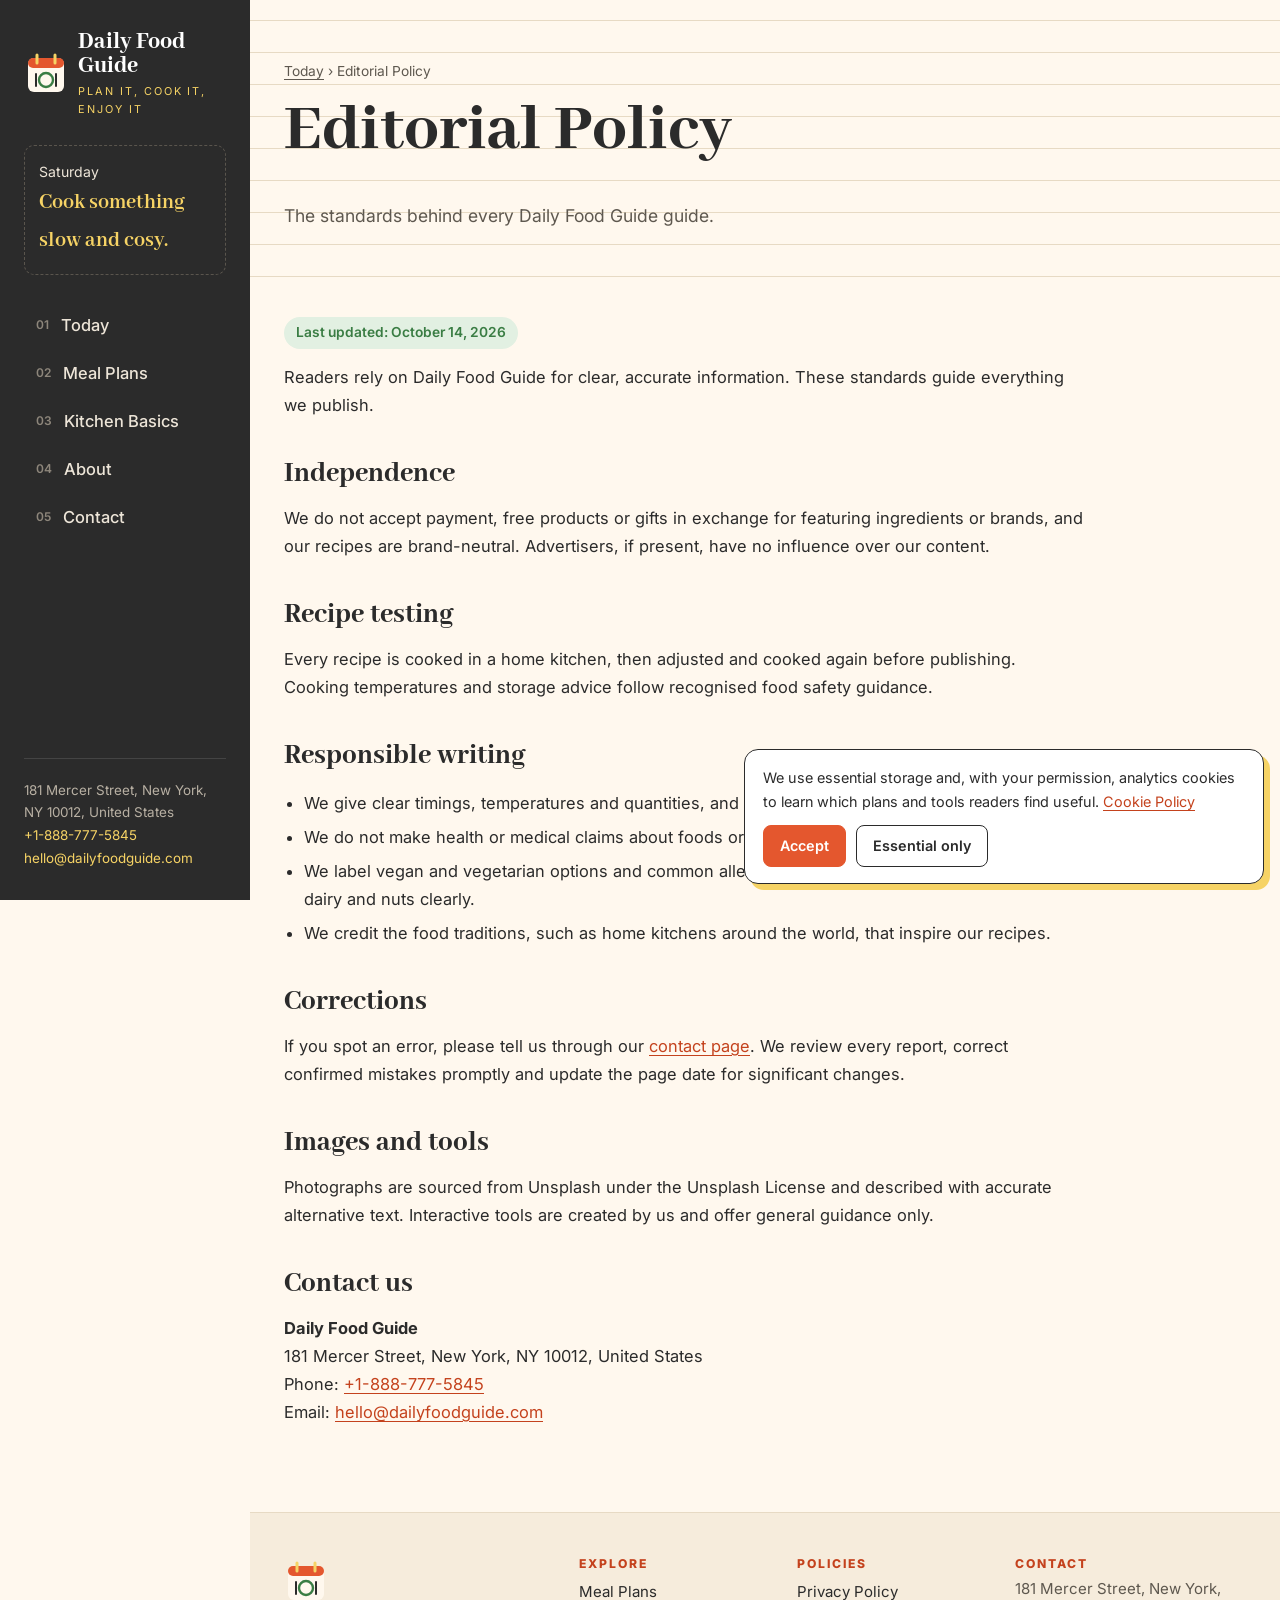
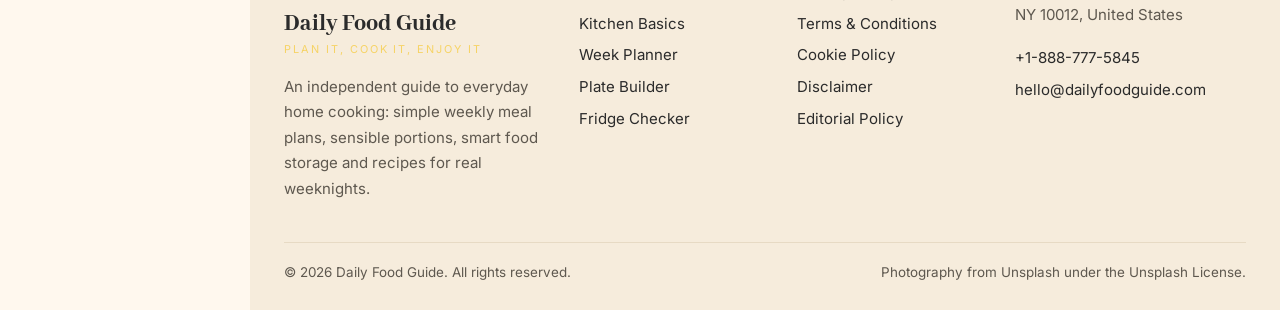
<file: editorial-policy.html>
<!DOCTYPE html>
<html lang="en">
<head>
<meta charset="UTF-8">
<meta name="viewport" content="width=device-width, initial-scale=1">
<title>Editorial Policy | Daily Food Guide</title>
<meta name="description" content="How Daily Food Guide develops and tests recipes, stays independent, follows food safety guidance and corrects errors.">
<meta name="robots" content="index, follow, max-image-preview:large">
<link rel="canonical" href="https://dailyfoodguide.com/editorial-policy.html">
<meta property="og:type" content="website"><meta property="og:site_name" content="Daily Food Guide">
<meta property="og:title" content="Editorial Policy | Daily Food Guide"><meta property="og:description" content="How Daily Food Guide develops and tests recipes, stays independent, follows food safety guidance and corrects errors.">
<meta property="og:url" content="https://dailyfoodguide.com/editorial-policy.html"><meta property="og:image" content="https://images.unsplash.com/photo-1504754524776-8f4f37790ca0?auto=format&fit=crop&w=1200&q=75">
<meta name="twitter:card" content="summary_large_image"><meta name="theme-color" content="#2B2B2B">
<link rel="icon" href="data:image/svg+xml,%3Csvg xmlns='http://www.w3.org/2000/svg' viewBox='0 0 44 44'%3E%3Crect x='4' y='6' width='36' height='34' rx='6' fill='%23FFF8EE' stroke='%232B2B2B' stroke-width='2'/%3E%3Crect x='4' y='6' width='36' height='10' rx='5' fill='%23E4572E'/%3E%3Ccircle cx='22' cy='28' r='7' fill='none' stroke='%233A7D44' stroke-width='2.4'/%3E%3C/svg%3E">
<link rel="preconnect" href="https://fonts.googleapis.com"><link rel="preconnect" href="https://fonts.gstatic.com" crossorigin><link rel="preconnect" href="https://images.unsplash.com">
<link href="https://fonts.googleapis.com/css2?family=Abhaya+Libre:wght@600;800&family=Inter:wght@400;500;600;700&display=swap" rel="stylesheet">
<link rel="stylesheet" href="assets/css/style.css">
<!-- Google tag (gtag.js) -->
<script async src="https://www.googletagmanager.com/gtag/js?id=G-0LY0HY7L01"></script>
<script>
  window.dataLayer = window.dataLayer || [];
  function gtag(){dataLayer.push(arguments);}
  gtag('js', new Date());
  gtag('config', 'G-0LY0HY7L01');
</script>

</head>
<body>
<a class="skip" href="#main">Skip to content</a>
<aside class="sb">
  <a class="logo" href="index.html" aria-label="Daily Food Guide home"><svg viewBox="0 0 44 44" aria-hidden="true"><rect x="4" y="6" width="36" height="34" rx="6" fill="#FFF8EE"/><rect x="4" y="6" width="36" height="10" rx="5" fill="#E4572E"/><path d="M13 3v8M31 3v8" stroke="#F6D365" stroke-width="3" stroke-linecap="round"/><circle cx="22" cy="28" r="7" fill="none" stroke="#3A7D44" stroke-width="2.4"/><path d="M12 22v12M32 22v12" stroke="#2B2B2B" stroke-width="2" stroke-linecap="round"/></svg><span><b>Daily Food Guide</b><small>Plan it, cook it, enjoy it</small></span></a>
  <button class="burger" aria-label="Open menu" aria-expanded="false" aria-controls="nav"><span></span><span></span><span></span></button>
  <div class="today"><span id="sb-day">Today</span><b id="sb-tip">Plan once, eat well all week.</b></div>
  <nav id="nav" aria-label="Main navigation"><ul class="nav"><li><a href="index.html">Today</a></li><li><a href="meal-plans.html">Meal Plans</a></li><li><a href="kitchen-basics.html">Kitchen Basics</a></li><li><a href="about.html">About</a></li><li><a href="contact.html">Contact</a></li></ul></nav>
  <div class="contactmini">181 Mercer Street, New York, NY 10012, United States<a href="tel:+18887775845">+1-888-777-5845</a><a href="mailto:hello@dailyfoodguide.com">hello@dailyfoodguide.com</a></div>
</aside>
<div class="main">
<main id="main">
<section class="phd"><div class="wrap"><p class="crumbs"><a href="index.html">Today</a> &rsaquo; Editorial Policy</p><h1>Editorial Policy</h1><p class="lead">The standards behind every Daily Food Guide guide.</p></div></section><div class="wrap"><article class="prose"><p class="upd">Last updated: October 14, 2026</p>
<p>Readers rely on Daily Food Guide for clear, accurate information. These standards guide everything we publish.</p>
<h2>Independence</h2>
<p>We do not accept payment, free products or gifts in exchange for featuring ingredients or brands, and our recipes are brand-neutral. Advertisers, if present, have no influence over our content.</p>
<h2>Recipe testing</h2>
<p>Every recipe is cooked in a home kitchen, then adjusted and cooked again before publishing. Cooking temperatures and storage advice follow recognised food safety guidance.</p>
<h2>Responsible writing</h2>
<ul><li>We give clear timings, temperatures and quantities, and note where results may vary.</li><li>We do not make health or medical claims about foods or recipes.</li><li>We label vegan and vegetarian options and common allergens such as fish, shellfish, wheat, egg, dairy and nuts clearly.</li><li>We credit the food traditions, such as home kitchens around the world, that inspire our recipes.</li></ul>
<h2>Corrections</h2>
<p>If you spot an error, please tell us through our <a href="contact.html">contact page</a>. We review every report, correct confirmed mistakes promptly and update the page date for significant changes.</p>
<h2>Images and tools</h2>
<p>Photographs are sourced from Unsplash under the Unsplash License and described with accurate alternative text. Interactive tools are created by us and offer general guidance only.</p><h2>Contact us</h2><p><strong>Daily Food Guide</strong><br>181 Mercer Street, New York, NY 10012, United States<br>Phone: <a href="tel:+18887775845">+1-888-777-5845</a><br>Email: <a href="mailto:hello@dailyfoodguide.com">hello@dailyfoodguide.com</a></p></article></div></main>
<footer class="ftr">
  <div class="wrap">
    <div class="ftr-grid">
      <div><a class="logo" href="index.html" style="color:var(--ink)"><svg viewBox="0 0 44 44" aria-hidden="true"><rect x="4" y="6" width="36" height="34" rx="6" fill="#FFF8EE"/><rect x="4" y="6" width="36" height="10" rx="5" fill="#E4572E"/><path d="M13 3v8M31 3v8" stroke="#F6D365" stroke-width="3" stroke-linecap="round"/><circle cx="22" cy="28" r="7" fill="none" stroke="#3A7D44" stroke-width="2.4"/><path d="M12 22v12M32 22v12" stroke="#2B2B2B" stroke-width="2" stroke-linecap="round"/></svg><span><b>Daily Food Guide</b><small>Plan it, cook it, enjoy it</small></span></a><p style="margin-top:12px">An independent guide to everyday home cooking: simple weekly meal plans, sensible portions, smart food storage and recipes for real weeknights.</p></div>
      <div><h4>Explore</h4><a href="meal-plans.html">Meal Plans</a><a href="kitchen-basics.html">Kitchen Basics</a><a href="index.html#planner">Week Planner</a><a href="index.html#plate">Plate Builder</a><a href="index.html#fridge">Fridge Checker</a></div>
      <div><h4>Policies</h4><a href="privacy-policy.html">Privacy Policy</a><a href="terms-and-conditions.html">Terms &amp; Conditions</a><a href="cookie-policy.html">Cookie Policy</a><a href="disclaimer.html">Disclaimer</a><a href="editorial-policy.html">Editorial Policy</a></div>
      <div><h4>Contact</h4><p style="margin-top:0">181 Mercer Street, New York, NY 10012, United States</p><a href="tel:+18887775845">+1-888-777-5845</a><a href="mailto:hello@dailyfoodguide.com">hello@dailyfoodguide.com</a></div>
    </div>
    <div class="ftr-base"><span>&copy; <span id="year">2026</span> Daily Food Guide. All rights reserved.</span><span>Photography from Unsplash under the Unsplash License.</span></div>
  </div>
</footer>
</div>
<div class="cookie" id="cookie" role="dialog" aria-label="Cookie notice"><p>We use essential storage and, with your permission, analytics cookies to learn which plans and tools readers find useful. <a href="cookie-policy.html">Cookie Policy</a></p><button class="y" data-cookie="accepted">Accept</button><button data-cookie="declined">Essential only</button></div>
<script src="assets/js/main.js" defer></script>
</body>
</html>
</file>
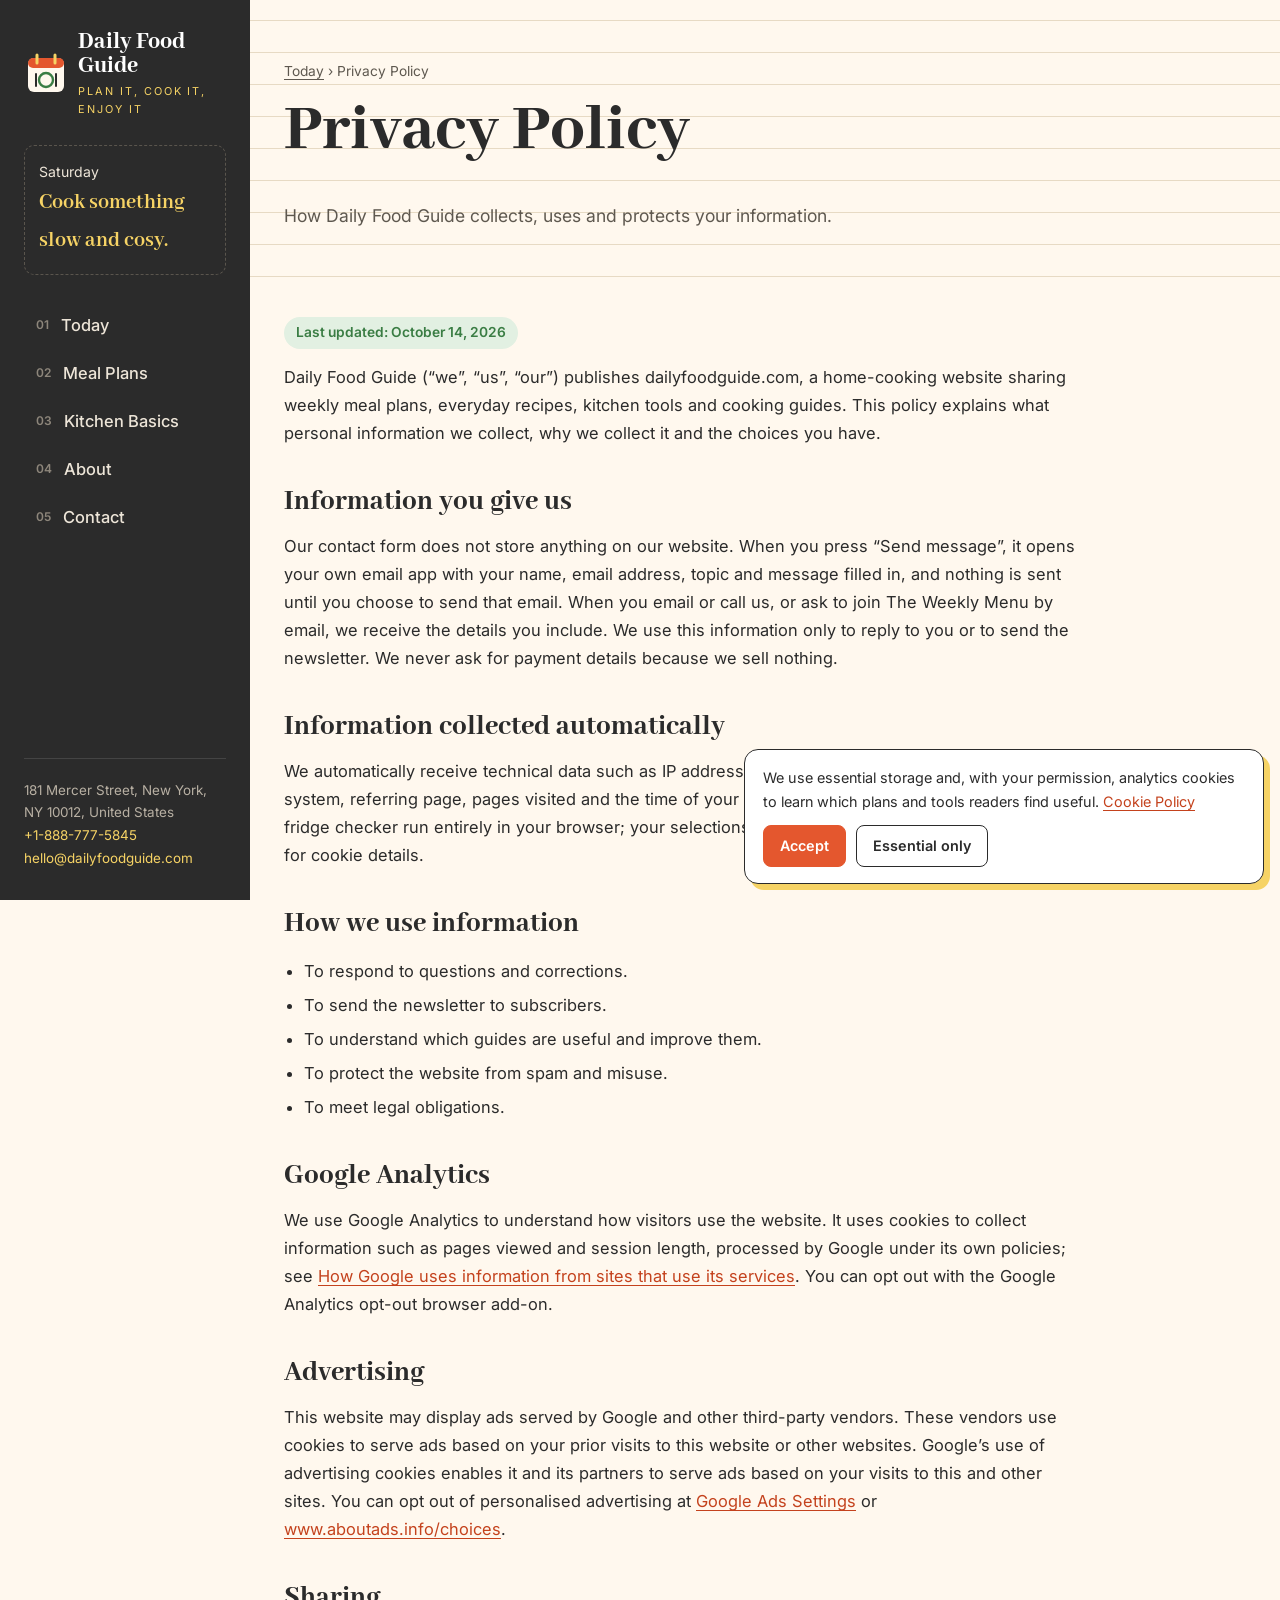
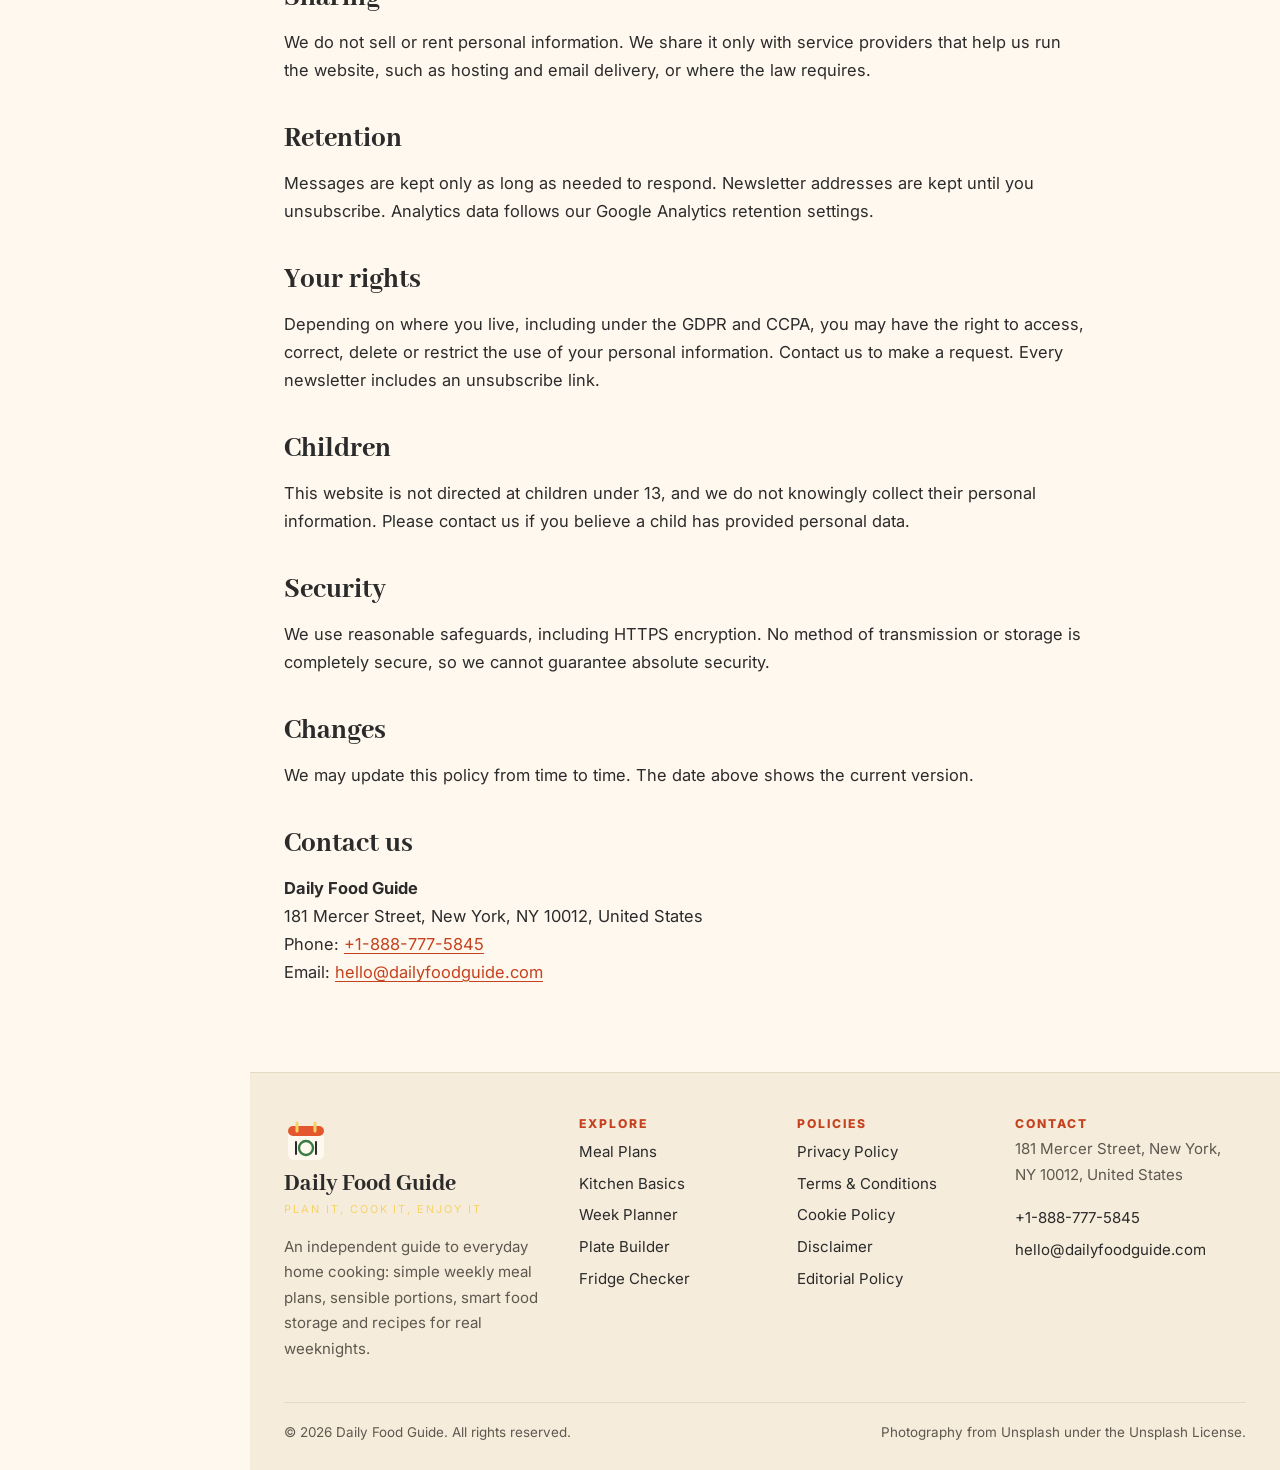
<file: privacy-policy.html>
<!DOCTYPE html>
<html lang="en">
<head>
<meta charset="UTF-8">
<meta name="viewport" content="width=device-width, initial-scale=1">
<title>Privacy Policy | Daily Food Guide</title>
<meta name="description" content="How Daily Food Guide handles personal information from contact messages and newsletter sign-ups, and how Google Analytics and advertising cookies are used.">
<meta name="robots" content="index, follow, max-image-preview:large">
<link rel="canonical" href="https://dailyfoodguide.com/privacy-policy.html">
<meta property="og:type" content="website"><meta property="og:site_name" content="Daily Food Guide">
<meta property="og:title" content="Privacy Policy | Daily Food Guide"><meta property="og:description" content="How Daily Food Guide handles personal information from contact messages and newsletter sign-ups, and how Google Analytics and advertising cookies are used.">
<meta property="og:url" content="https://dailyfoodguide.com/privacy-policy.html"><meta property="og:image" content="https://images.unsplash.com/photo-1504754524776-8f4f37790ca0?auto=format&fit=crop&w=1200&q=75">
<meta name="twitter:card" content="summary_large_image"><meta name="theme-color" content="#2B2B2B">
<link rel="icon" href="data:image/svg+xml,%3Csvg xmlns='http://www.w3.org/2000/svg' viewBox='0 0 44 44'%3E%3Crect x='4' y='6' width='36' height='34' rx='6' fill='%23FFF8EE' stroke='%232B2B2B' stroke-width='2'/%3E%3Crect x='4' y='6' width='36' height='10' rx='5' fill='%23E4572E'/%3E%3Ccircle cx='22' cy='28' r='7' fill='none' stroke='%233A7D44' stroke-width='2.4'/%3E%3C/svg%3E">
<link rel="preconnect" href="https://fonts.googleapis.com"><link rel="preconnect" href="https://fonts.gstatic.com" crossorigin><link rel="preconnect" href="https://images.unsplash.com">
<link href="https://fonts.googleapis.com/css2?family=Abhaya+Libre:wght@600;800&family=Inter:wght@400;500;600;700&display=swap" rel="stylesheet">
<link rel="stylesheet" href="assets/css/style.css">
<!-- Google tag (gtag.js) -->
<script async src="https://www.googletagmanager.com/gtag/js?id=G-0LY0HY7L01"></script>
<script>
  window.dataLayer = window.dataLayer || [];
  function gtag(){dataLayer.push(arguments);}
  gtag('js', new Date());
  gtag('config', 'G-0LY0HY7L01');
</script>

</head>
<body>
<a class="skip" href="#main">Skip to content</a>
<aside class="sb">
  <a class="logo" href="index.html" aria-label="Daily Food Guide home"><svg viewBox="0 0 44 44" aria-hidden="true"><rect x="4" y="6" width="36" height="34" rx="6" fill="#FFF8EE"/><rect x="4" y="6" width="36" height="10" rx="5" fill="#E4572E"/><path d="M13 3v8M31 3v8" stroke="#F6D365" stroke-width="3" stroke-linecap="round"/><circle cx="22" cy="28" r="7" fill="none" stroke="#3A7D44" stroke-width="2.4"/><path d="M12 22v12M32 22v12" stroke="#2B2B2B" stroke-width="2" stroke-linecap="round"/></svg><span><b>Daily Food Guide</b><small>Plan it, cook it, enjoy it</small></span></a>
  <button class="burger" aria-label="Open menu" aria-expanded="false" aria-controls="nav"><span></span><span></span><span></span></button>
  <div class="today"><span id="sb-day">Today</span><b id="sb-tip">Plan once, eat well all week.</b></div>
  <nav id="nav" aria-label="Main navigation"><ul class="nav"><li><a href="index.html">Today</a></li><li><a href="meal-plans.html">Meal Plans</a></li><li><a href="kitchen-basics.html">Kitchen Basics</a></li><li><a href="about.html">About</a></li><li><a href="contact.html">Contact</a></li></ul></nav>
  <div class="contactmini">181 Mercer Street, New York, NY 10012, United States<a href="tel:+18887775845">+1-888-777-5845</a><a href="mailto:hello@dailyfoodguide.com">hello@dailyfoodguide.com</a></div>
</aside>
<div class="main">
<main id="main">
<section class="phd"><div class="wrap"><p class="crumbs"><a href="index.html">Today</a> &rsaquo; Privacy Policy</p><h1>Privacy Policy</h1><p class="lead">How Daily Food Guide collects, uses and protects your information.</p></div></section><div class="wrap"><article class="prose"><p class="upd">Last updated: October 14, 2026</p>
<p>Daily Food Guide (&ldquo;we&rdquo;, &ldquo;us&rdquo;, &ldquo;our&rdquo;) publishes dailyfoodguide.com, a home-cooking website sharing weekly meal plans, everyday recipes, kitchen tools and cooking guides. This policy explains what personal information we collect, why we collect it and the choices you have.</p>
<h2>Information you give us</h2>
<p>Our contact form does not store anything on our website. When you press &ldquo;Send message&rdquo;, it opens your own email app with your name, email address, topic and message filled in, and nothing is sent until you choose to send that email. When you email or call us, or ask to join The Weekly Menu by email, we receive the details you include. We use this information only to reply to you or to send the newsletter. We never ask for payment details because we sell nothing.</p>
<h2>Information collected automatically</h2>
<p>We automatically receive technical data such as IP address, browser and device type, operating system, referring page, pages visited and the time of your visit. The week planner, plate builder and fridge checker run entirely in your browser; your selections are not sent to us. See our <a href="cookie-policy.html">Cookie Policy</a> for cookie details.</p>
<h2>How we use information</h2>
<ul><li>To respond to questions and corrections.</li><li>To send the newsletter to subscribers.</li><li>To understand which guides are useful and improve them.</li><li>To protect the website from spam and misuse.</li><li>To meet legal obligations.</li></ul>
<h2>Google Analytics</h2>
<p>We use Google Analytics to understand how visitors use the website. It uses cookies to collect information such as pages viewed and session length, processed by Google under its own policies; see <a href="https://policies.google.com/technologies/partner-sites" target="_blank" rel="noopener">How Google uses information from sites that use its services</a>. You can opt out with the Google Analytics opt-out browser add-on.</p>
<h2>Advertising</h2>
<p>This website may display ads served by Google and other third-party vendors. These vendors use cookies to serve ads based on your prior visits to this website or other websites. Google&#8217;s use of advertising cookies enables it and its partners to serve ads based on your visits to this and other sites. You can opt out of personalised advertising at <a href="https://www.google.com/settings/ads" target="_blank" rel="noopener">Google Ads Settings</a> or <a href="https://www.aboutads.info/choices" target="_blank" rel="noopener">www.aboutads.info/choices</a>.</p>
<h2>Sharing</h2>
<p>We do not sell or rent personal information. We share it only with service providers that help us run the website, such as hosting and email delivery, or where the law requires.</p>
<h2>Retention</h2>
<p>Messages are kept only as long as needed to respond. Newsletter addresses are kept until you unsubscribe. Analytics data follows our Google Analytics retention settings.</p>
<h2>Your rights</h2>
<p>Depending on where you live, including under the GDPR and CCPA, you may have the right to access, correct, delete or restrict the use of your personal information. Contact us to make a request. Every newsletter includes an unsubscribe link.</p>
<h2>Children</h2>
<p>This website is not directed at children under 13, and we do not knowingly collect their personal information. Please contact us if you believe a child has provided personal data.</p>
<h2>Security</h2>
<p>We use reasonable safeguards, including HTTPS encryption. No method of transmission or storage is completely secure, so we cannot guarantee absolute security.</p>
<h2>Changes</h2>
<p>We may update this policy from time to time. The date above shows the current version.</p><h2>Contact us</h2><p><strong>Daily Food Guide</strong><br>181 Mercer Street, New York, NY 10012, United States<br>Phone: <a href="tel:+18887775845">+1-888-777-5845</a><br>Email: <a href="mailto:hello@dailyfoodguide.com">hello@dailyfoodguide.com</a></p></article></div></main>
<footer class="ftr">
  <div class="wrap">
    <div class="ftr-grid">
      <div><a class="logo" href="index.html" style="color:var(--ink)"><svg viewBox="0 0 44 44" aria-hidden="true"><rect x="4" y="6" width="36" height="34" rx="6" fill="#FFF8EE"/><rect x="4" y="6" width="36" height="10" rx="5" fill="#E4572E"/><path d="M13 3v8M31 3v8" stroke="#F6D365" stroke-width="3" stroke-linecap="round"/><circle cx="22" cy="28" r="7" fill="none" stroke="#3A7D44" stroke-width="2.4"/><path d="M12 22v12M32 22v12" stroke="#2B2B2B" stroke-width="2" stroke-linecap="round"/></svg><span><b>Daily Food Guide</b><small>Plan it, cook it, enjoy it</small></span></a><p style="margin-top:12px">An independent guide to everyday home cooking: simple weekly meal plans, sensible portions, smart food storage and recipes for real weeknights.</p></div>
      <div><h4>Explore</h4><a href="meal-plans.html">Meal Plans</a><a href="kitchen-basics.html">Kitchen Basics</a><a href="index.html#planner">Week Planner</a><a href="index.html#plate">Plate Builder</a><a href="index.html#fridge">Fridge Checker</a></div>
      <div><h4>Policies</h4><a href="privacy-policy.html">Privacy Policy</a><a href="terms-and-conditions.html">Terms &amp; Conditions</a><a href="cookie-policy.html">Cookie Policy</a><a href="disclaimer.html">Disclaimer</a><a href="editorial-policy.html">Editorial Policy</a></div>
      <div><h4>Contact</h4><p style="margin-top:0">181 Mercer Street, New York, NY 10012, United States</p><a href="tel:+18887775845">+1-888-777-5845</a><a href="mailto:hello@dailyfoodguide.com">hello@dailyfoodguide.com</a></div>
    </div>
    <div class="ftr-base"><span>&copy; <span id="year">2026</span> Daily Food Guide. All rights reserved.</span><span>Photography from Unsplash under the Unsplash License.</span></div>
  </div>
</footer>
</div>
<div class="cookie" id="cookie" role="dialog" aria-label="Cookie notice"><p>We use essential storage and, with your permission, analytics cookies to learn which plans and tools readers find useful. <a href="cookie-policy.html">Cookie Policy</a></p><button class="y" data-cookie="accepted">Accept</button><button data-cookie="declined">Essential only</button></div>
<script src="assets/js/main.js" defer></script>
</body>
</html>
</file>
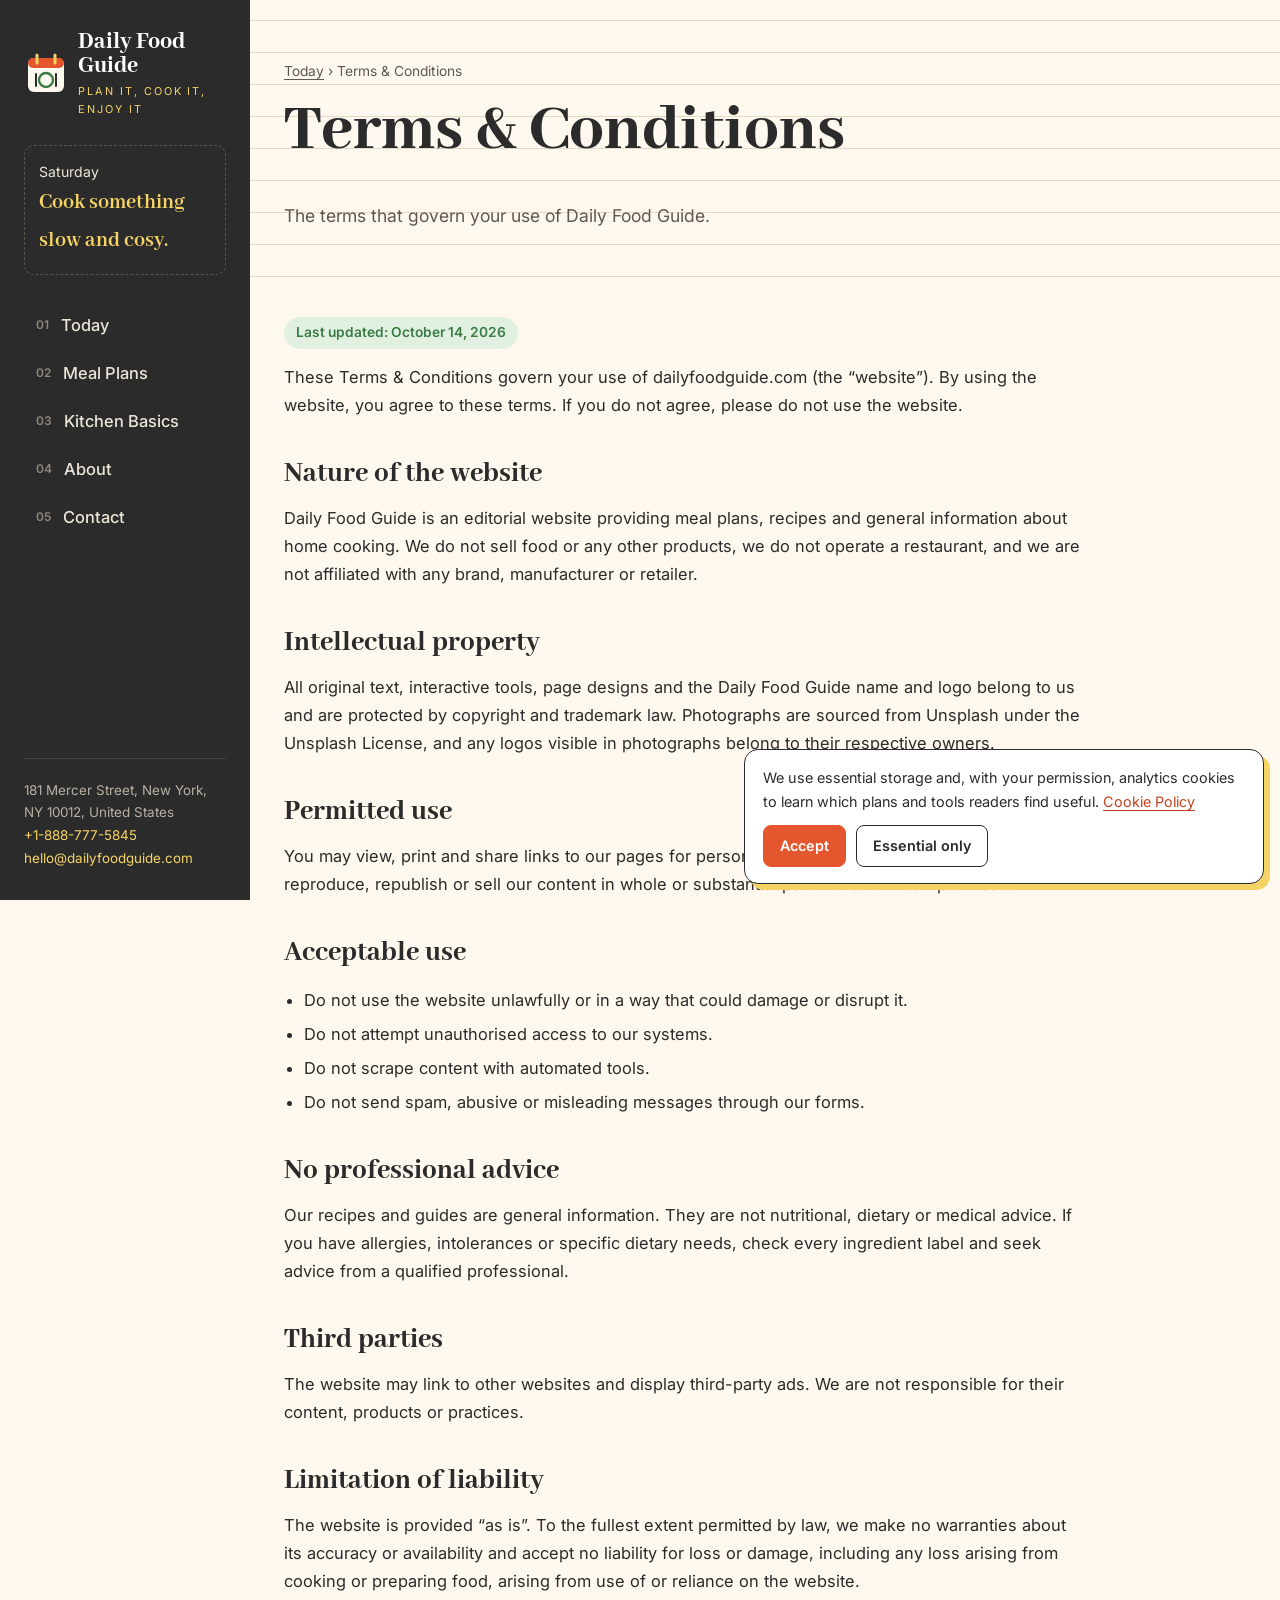
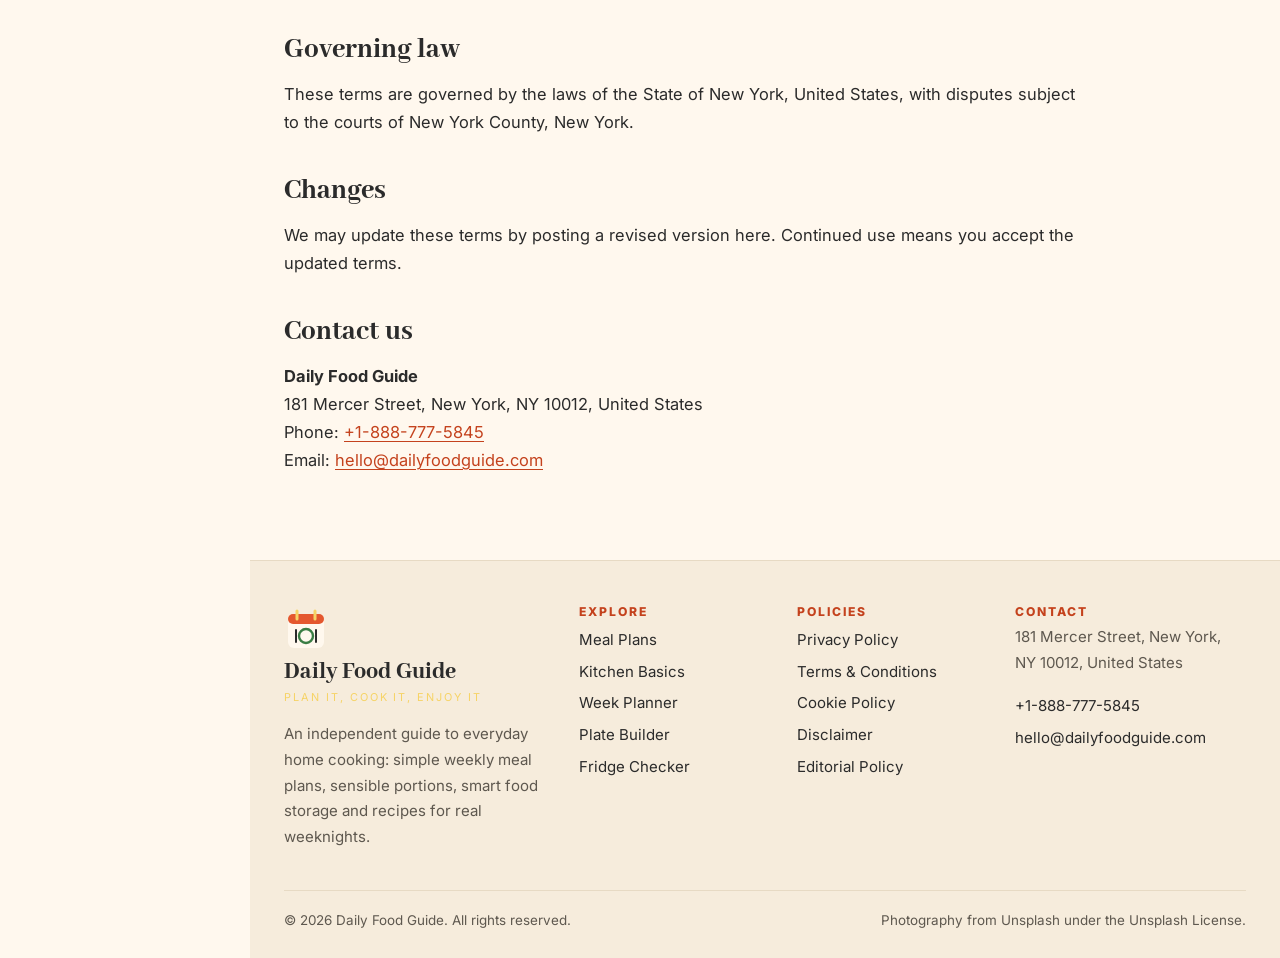
<file: terms-and-conditions.html>
<!DOCTYPE html>
<html lang="en">
<head>
<meta charset="UTF-8">
<meta name="viewport" content="width=device-width, initial-scale=1">
<title>Terms &amp; Conditions | Daily Food Guide</title>
<meta name="description" content="Terms and conditions for using Daily Food Guide, including its editorial nature, intellectual property, acceptable use and limitation of liability.">
<meta name="robots" content="index, follow, max-image-preview:large">
<link rel="canonical" href="https://dailyfoodguide.com/terms-and-conditions.html">
<meta property="og:type" content="website"><meta property="og:site_name" content="Daily Food Guide">
<meta property="og:title" content="Terms &amp; Conditions | Daily Food Guide"><meta property="og:description" content="Terms and conditions for using Daily Food Guide, including its editorial nature, intellectual property, acceptable use and limitation of liability.">
<meta property="og:url" content="https://dailyfoodguide.com/terms-and-conditions.html"><meta property="og:image" content="https://images.unsplash.com/photo-1504754524776-8f4f37790ca0?auto=format&fit=crop&w=1200&q=75">
<meta name="twitter:card" content="summary_large_image"><meta name="theme-color" content="#2B2B2B">
<link rel="icon" href="data:image/svg+xml,%3Csvg xmlns='http://www.w3.org/2000/svg' viewBox='0 0 44 44'%3E%3Crect x='4' y='6' width='36' height='34' rx='6' fill='%23FFF8EE' stroke='%232B2B2B' stroke-width='2'/%3E%3Crect x='4' y='6' width='36' height='10' rx='5' fill='%23E4572E'/%3E%3Ccircle cx='22' cy='28' r='7' fill='none' stroke='%233A7D44' stroke-width='2.4'/%3E%3C/svg%3E">
<link rel="preconnect" href="https://fonts.googleapis.com"><link rel="preconnect" href="https://fonts.gstatic.com" crossorigin><link rel="preconnect" href="https://images.unsplash.com">
<link href="https://fonts.googleapis.com/css2?family=Abhaya+Libre:wght@600;800&family=Inter:wght@400;500;600;700&display=swap" rel="stylesheet">
<link rel="stylesheet" href="assets/css/style.css">
<!-- Google tag (gtag.js) -->
<script async src="https://www.googletagmanager.com/gtag/js?id=G-0LY0HY7L01"></script>
<script>
  window.dataLayer = window.dataLayer || [];
  function gtag(){dataLayer.push(arguments);}
  gtag('js', new Date());
  gtag('config', 'G-0LY0HY7L01');
</script>

</head>
<body>
<a class="skip" href="#main">Skip to content</a>
<aside class="sb">
  <a class="logo" href="index.html" aria-label="Daily Food Guide home"><svg viewBox="0 0 44 44" aria-hidden="true"><rect x="4" y="6" width="36" height="34" rx="6" fill="#FFF8EE"/><rect x="4" y="6" width="36" height="10" rx="5" fill="#E4572E"/><path d="M13 3v8M31 3v8" stroke="#F6D365" stroke-width="3" stroke-linecap="round"/><circle cx="22" cy="28" r="7" fill="none" stroke="#3A7D44" stroke-width="2.4"/><path d="M12 22v12M32 22v12" stroke="#2B2B2B" stroke-width="2" stroke-linecap="round"/></svg><span><b>Daily Food Guide</b><small>Plan it, cook it, enjoy it</small></span></a>
  <button class="burger" aria-label="Open menu" aria-expanded="false" aria-controls="nav"><span></span><span></span><span></span></button>
  <div class="today"><span id="sb-day">Today</span><b id="sb-tip">Plan once, eat well all week.</b></div>
  <nav id="nav" aria-label="Main navigation"><ul class="nav"><li><a href="index.html">Today</a></li><li><a href="meal-plans.html">Meal Plans</a></li><li><a href="kitchen-basics.html">Kitchen Basics</a></li><li><a href="about.html">About</a></li><li><a href="contact.html">Contact</a></li></ul></nav>
  <div class="contactmini">181 Mercer Street, New York, NY 10012, United States<a href="tel:+18887775845">+1-888-777-5845</a><a href="mailto:hello@dailyfoodguide.com">hello@dailyfoodguide.com</a></div>
</aside>
<div class="main">
<main id="main">
<section class="phd"><div class="wrap"><p class="crumbs"><a href="index.html">Today</a> &rsaquo; Terms &amp; Conditions</p><h1>Terms &amp; Conditions</h1><p class="lead">The terms that govern your use of Daily Food Guide.</p></div></section><div class="wrap"><article class="prose"><p class="upd">Last updated: October 14, 2026</p>
<p>These Terms &amp; Conditions govern your use of dailyfoodguide.com (the &ldquo;website&rdquo;). By using the website, you agree to these terms. If you do not agree, please do not use the website.</p>
<h2>Nature of the website</h2>
<p>Daily Food Guide is an editorial website providing meal plans, recipes and general information about home cooking. We do not sell food or any other products, we do not operate a restaurant, and we are not affiliated with any brand, manufacturer or retailer.</p>
<h2>Intellectual property</h2>
<p>All original text, interactive tools, page designs and the Daily Food Guide name and logo belong to us and are protected by copyright and trademark law. Photographs are sourced from Unsplash under the Unsplash License, and any logos visible in photographs belong to their respective owners.</p>
<h2>Permitted use</h2>
<p>You may view, print and share links to our pages for personal, non-commercial use. You may not reproduce, republish or sell our content in whole or substantial part without written permission.</p>
<h2>Acceptable use</h2>
<ul><li>Do not use the website unlawfully or in a way that could damage or disrupt it.</li><li>Do not attempt unauthorised access to our systems.</li><li>Do not scrape content with automated tools.</li><li>Do not send spam, abusive or misleading messages through our forms.</li></ul>
<h2>No professional advice</h2>
<p>Our recipes and guides are general information. They are not nutritional, dietary or medical advice. If you have allergies, intolerances or specific dietary needs, check every ingredient label and seek advice from a qualified professional.</p>
<h2>Third parties</h2>
<p>The website may link to other websites and display third-party ads. We are not responsible for their content, products or practices.</p>
<h2>Limitation of liability</h2>
<p>The website is provided &ldquo;as is&rdquo;. To the fullest extent permitted by law, we make no warranties about its accuracy or availability and accept no liability for loss or damage, including any loss arising from cooking or preparing food, arising from use of or reliance on the website.</p>
<h2>Governing law</h2>
<p>These terms are governed by the laws of the State of New York, United States, with disputes subject to the courts of New York County, New York.</p>
<h2>Changes</h2>
<p>We may update these terms by posting a revised version here. Continued use means you accept the updated terms.</p><h2>Contact us</h2><p><strong>Daily Food Guide</strong><br>181 Mercer Street, New York, NY 10012, United States<br>Phone: <a href="tel:+18887775845">+1-888-777-5845</a><br>Email: <a href="mailto:hello@dailyfoodguide.com">hello@dailyfoodguide.com</a></p></article></div></main>
<footer class="ftr">
  <div class="wrap">
    <div class="ftr-grid">
      <div><a class="logo" href="index.html" style="color:var(--ink)"><svg viewBox="0 0 44 44" aria-hidden="true"><rect x="4" y="6" width="36" height="34" rx="6" fill="#FFF8EE"/><rect x="4" y="6" width="36" height="10" rx="5" fill="#E4572E"/><path d="M13 3v8M31 3v8" stroke="#F6D365" stroke-width="3" stroke-linecap="round"/><circle cx="22" cy="28" r="7" fill="none" stroke="#3A7D44" stroke-width="2.4"/><path d="M12 22v12M32 22v12" stroke="#2B2B2B" stroke-width="2" stroke-linecap="round"/></svg><span><b>Daily Food Guide</b><small>Plan it, cook it, enjoy it</small></span></a><p style="margin-top:12px">An independent guide to everyday home cooking: simple weekly meal plans, sensible portions, smart food storage and recipes for real weeknights.</p></div>
      <div><h4>Explore</h4><a href="meal-plans.html">Meal Plans</a><a href="kitchen-basics.html">Kitchen Basics</a><a href="index.html#planner">Week Planner</a><a href="index.html#plate">Plate Builder</a><a href="index.html#fridge">Fridge Checker</a></div>
      <div><h4>Policies</h4><a href="privacy-policy.html">Privacy Policy</a><a href="terms-and-conditions.html">Terms &amp; Conditions</a><a href="cookie-policy.html">Cookie Policy</a><a href="disclaimer.html">Disclaimer</a><a href="editorial-policy.html">Editorial Policy</a></div>
      <div><h4>Contact</h4><p style="margin-top:0">181 Mercer Street, New York, NY 10012, United States</p><a href="tel:+18887775845">+1-888-777-5845</a><a href="mailto:hello@dailyfoodguide.com">hello@dailyfoodguide.com</a></div>
    </div>
    <div class="ftr-base"><span>&copy; <span id="year">2026</span> Daily Food Guide. All rights reserved.</span><span>Photography from Unsplash under the Unsplash License.</span></div>
  </div>
</footer>
</div>
<div class="cookie" id="cookie" role="dialog" aria-label="Cookie notice"><p>We use essential storage and, with your permission, analytics cookies to learn which plans and tools readers find useful. <a href="cookie-policy.html">Cookie Policy</a></p><button class="y" data-cookie="accepted">Accept</button><button data-cookie="declined">Essential only</button></div>
<script src="assets/js/main.js" defer></script>
</body>
</html>
</file>
<file: assets/css/style.css>
/* Daily Food Guide — planner layout: fixed left sidebar, cream paper, tomato & basil */
:root{--paper:#FFF8EE;--paper2:#F6ECDC;--ink:#2B2B2B;--ink2:#5E584F;--tom:#E4572E;--tom2:#C4421D;--basil:#3A7D44;--basil2:#E2F0E2;--butter:#F6D365;--line:#E7DAC4;--white:#fff;--sb:250px}
*,*::before,*::after{box-sizing:border-box}
html{scroll-behavior:smooth;-webkit-text-size-adjust:100%}
body{margin:0;background:var(--paper);color:var(--ink);font:400 1.03rem/1.7 "Inter",system-ui,sans-serif;overflow-x:hidden}
img{max-width:100%;height:auto;display:block}
a{color:var(--tom2);text-underline-offset:3px}
a:hover{color:var(--basil)}
h1,h2,h3,h4{font-family:"Abhaya Libre",Georgia,serif;font-weight:800;line-height:1.1;margin:0 0 .45em;overflow-wrap:anywhere}
h1{font-size:clamp(2.5rem,5.4vw,4.4rem)}
h2{font-size:clamp(1.9rem,3.6vw,2.8rem)}
h3{font-size:1.5rem}
p{margin:0 0 1em}
.skip{position:absolute;left:-999px;top:8px;background:var(--ink);color:#fff;padding:8px 14px;z-index:300}
.skip:focus{left:12px}
.muted{color:var(--ink2)}
.wrap{width:100%;max-width:1060px;margin:0 auto;padding:0 34px}
section{padding:80px 0}

/* sidebar */
.sb{position:fixed;left:0;top:0;bottom:0;width:var(--sb);background:var(--ink);color:#EDE5D8;display:flex;flex-direction:column;padding:30px 24px;z-index:80;overflow-y:auto}
.logo{display:flex;align-items:center;gap:10px;text-decoration:none;color:#fff}
.logo svg{width:44px;height:44px;flex:none}
.logo b{font-family:"Abhaya Libre",serif;font-weight:800;font-size:1.5rem;line-height:1;display:block}
.logo small{display:block;font-size:.68rem;letter-spacing:.18em;text-transform:uppercase;color:var(--butter);margin-top:4px}
.today{margin:26px 0;padding:14px;border:1px dashed #5a554d;border-radius:10px;font-size:.88rem}
.today b{display:block;font-family:"Abhaya Libre",serif;font-size:1.4rem;color:var(--butter)}
.nav{list-style:none;margin:0;padding:0;counter-reset:n}
.nav a{display:flex;align-items:center;gap:12px;text-decoration:none;color:#EDE5D8;font-weight:500;padding:10px 12px;border-radius:8px;counter-increment:n}
.nav a::before{content:counter(n,decimal-leading-zero);font-size:.75rem;color:#8d867b;font-weight:600}
.nav a:hover{background:#3a3a3a}
.nav a[aria-current]{background:var(--tom);color:#fff}
.nav a[aria-current]::before{color:#fff}
.sb .contactmini{margin-top:auto;padding-top:20px;font-size:.84rem;color:#B8B0A3;border-top:1px solid #444}
.sb .contactmini a{color:var(--butter);text-decoration:none;display:block}
.burger{display:none}
.main{margin-left:var(--sb)}

/* buttons, labels */
.btn{display:inline-flex;align-items:center;gap:8px;background:var(--tom);color:#fff;text-decoration:none;font-weight:600;padding:13px 24px;border-radius:10px;border:2px solid var(--tom);cursor:pointer;font:inherit;font-weight:600}
.btn:hover{background:var(--tom2);border-color:var(--tom2);color:#fff}
.btn.ln{background:transparent;color:var(--ink);border-color:var(--ink)}
.btn.ln:hover{background:var(--ink);color:#fff}
.tab{display:inline-flex;align-items:center;gap:8px;font-size:.78rem;font-weight:700;letter-spacing:.16em;text-transform:uppercase;color:var(--basil);margin-bottom:12px}
.tab::before{content:"";width:22px;height:3px;background:var(--tom)}

/* hero: planner page */
.hero{padding:56px 0 70px;background-image:repeating-linear-gradient(0deg,transparent 0 31px,var(--line) 31px 32px);border-bottom:1px solid var(--line)}
.week{display:grid;grid-template-columns:repeat(7,minmax(0,1fr));gap:6px;margin-bottom:34px}
.week span{text-align:center;padding:10px 4px;border:1.5px solid var(--ink);border-radius:8px;font-weight:700;font-size:.84rem;background:var(--white)}
.week span.on{background:var(--tom);border-color:var(--tom);color:#fff}
.hgrid{display:grid;grid-template-columns:1.1fr .9fr;gap:40px;align-items:center}
.hero .lead{font-size:1.14rem;color:var(--ink2)}
.ctas{display:flex;flex-wrap:wrap;gap:12px;margin-top:22px}
.menu{background:var(--white);border:1.5px solid var(--ink);border-radius:14px;overflow:hidden;box-shadow:8px 8px 0 var(--butter)}
.menu img{width:100%;aspect-ratio:16/10;object-fit:cover}
.menu ul{list-style:none;margin:0;padding:16px 20px}
.menu li{display:grid;grid-template-columns:90px 1fr;gap:10px;padding:8px 0;border-bottom:1px dashed var(--line);font-size:.95rem}
.menu li:last-child{border-bottom:0}
.menu li b{font-size:.74rem;letter-spacing:.14em;text-transform:uppercase;color:var(--tom2);padding-top:3px}

/* tools */
.tool .tg{display:grid;grid-template-columns:1fr 1fr;gap:40px;align-items:start}
.card{background:var(--white);border:1.5px solid var(--line);border-radius:14px;padding:26px;min-width:0}
.card.hl{border:1.5px solid var(--ink);box-shadow:6px 6px 0 var(--basil2)}
.fset{display:grid;grid-template-columns:repeat(2,minmax(0,1fr));gap:14px;margin-top:20px}
.fset label{display:flex;flex-direction:column;gap:6px;font-weight:600;font-size:.9rem;min-width:0}
select,input[type=range],input[type=text],input[type=email],textarea{font:inherit;width:100%;max-width:100%}
select,input[type=text],input[type=email],textarea{background:var(--white);border:1.5px solid #CDBFA8;border-radius:10px;padding:10px 12px;color:var(--ink)}
select:focus,input:focus,textarea:focus,button:focus-visible{outline:3px solid var(--butter);outline-offset:1px}
input[type=range]{accent-color:var(--tom)}
.chips{display:flex;flex-wrap:wrap;gap:8px;margin-top:16px}
.chips label{display:flex;align-items:center;gap:6px;border:1.5px solid var(--line);border-radius:99px;padding:6px 12px;background:var(--white);font-size:.9rem;cursor:pointer}
.chips input{accent-color:var(--basil)}
.pic img{width:100%;border-radius:14px;object-fit:cover;aspect-ratio:16/10;margin-top:24px}
.days{list-style:none;margin:10px 0 0;padding:0}
.days li{display:grid;grid-template-columns:54px 1fr;gap:12px;padding:10px 0;border-bottom:1px dashed var(--line)}
.days li i{font-style:normal;font-weight:700;font-size:.8rem;text-transform:uppercase;letter-spacing:.1em;background:var(--basil2);color:var(--basil);border-radius:8px;text-align:center;padding:6px 0;align-self:start}
.days li b{display:block}
.days li small{color:var(--ink2);font-size:.88rem}
.shop{margin-top:14px;background:var(--paper2);border-radius:10px;padding:12px 16px;font-size:.93rem}
.plate{display:flex;gap:22px;align-items:center;flex-wrap:wrap}
.plate svg{width:170px;height:170px;flex:none}
.legend{list-style:none;margin:0;padding:0;font-size:.95rem;flex:1;min-width:180px}
.legend li{display:flex;justify-content:space-between;gap:10px;padding:7px 0;border-bottom:1px dashed var(--line)}
.legend i{display:inline-block;width:12px;height:12px;border-radius:3px;margin-right:8px;vertical-align:middle}
.legend b{white-space:nowrap}
.alt{background:var(--paper2)}
.green{background:var(--basil);color:#F2F7EE}
.green h2,.green h3{color:#fff}
.green .tab{color:var(--butter)}
.green .card{color:var(--ink)}
.keep{display:grid;grid-template-columns:repeat(3,minmax(0,1fr));gap:10px;margin:14px 0}
.keep div{border-radius:10px;padding:14px;text-align:center;background:var(--paper2)}
.keep div.best{background:var(--butter)}
.keep b{display:block;font-family:"Abhaya Libre",serif;font-size:1.6rem;line-height:1.1}
.keep small{font-size:.76rem;letter-spacing:.12em;text-transform:uppercase;color:var(--ink2)}

/* rhythm */
.rhythm{display:grid;grid-template-columns:repeat(4,minmax(0,1fr));gap:16px;margin-top:26px}
.rhythm div{background:var(--white);border-radius:14px;padding:22px;border-top:5px solid var(--tom)}
.rhythm div:nth-child(2){border-top-color:var(--butter)}
.rhythm div:nth-child(3){border-top-color:var(--basil)}
.rhythm div:nth-child(4){border-top-color:var(--ink)}
.rhythm small{font-weight:700;font-size:.76rem;letter-spacing:.14em;text-transform:uppercase;color:var(--ink2)}
.rhythm h3{font-size:1.3rem;margin:6px 0}
.rhythm p{margin:0;font-size:.95rem;color:var(--ink2)}

/* band */
.band{position:relative;padding:0;min-height:400px;display:flex;align-items:center;overflow:hidden}
.band img{position:absolute;inset:0;width:100%;height:100%;object-fit:cover}
.band::after{content:"";position:absolute;inset:0;background:linear-gradient(90deg,rgba(43,43,43,.85),rgba(43,43,43,.2))}
.band .wrap{position:relative;z-index:2;color:#fff;padding-top:60px;padding-bottom:60px}
.band blockquote{margin:0 0 10px;font-family:"Abhaya Libre",serif;font-size:clamp(1.6rem,3vw,2.4rem);line-height:1.25;max-width:640px}

/* featured recipes */
.feat{display:grid;grid-template-columns:repeat(3,minmax(0,1fr));gap:20px;margin-top:26px}
.feat a{display:block;text-decoration:none;color:var(--ink);background:var(--white);border-radius:14px;overflow:hidden;border:1.5px solid var(--line)}
.feat a:hover{border-color:var(--tom)}
.feat img{width:100%;aspect-ratio:4/3;object-fit:cover}
.feat div{padding:16px 18px}
.feat h3{font-size:1.3rem;margin:0 0 4px}
.feat small{color:var(--ink2);font-size:.86rem}

/* lists */
.split{display:grid;grid-template-columns:1fr 1fr;gap:44px;align-items:start}
.checks{list-style:none;padding:0;margin:14px 0 0}
.checks li{position:relative;padding-left:32px;margin-bottom:12px}
.checks li::before{content:"";position:absolute;left:0;top:4px;width:20px;height:20px;border:2px solid var(--basil);border-radius:5px;background:var(--basil2)}
.checks li::after{content:"";position:absolute;left:6px;top:8px;width:8px;height:5px;border-left:2.5px solid var(--basil);border-bottom:2.5px solid var(--basil);transform:rotate(-45deg)}

/* faq + newsletter */
.faq details{background:var(--white);border-radius:12px;margin-bottom:10px;border:1.5px solid var(--line)}
.faq summary{cursor:pointer;font-weight:600;padding:16px 20px;list-style:none;display:flex;justify-content:space-between;gap:14px}
.faq summary::-webkit-details-marker{display:none}
.faq summary::after{content:"\203A";font-size:1.5rem;line-height:1;color:var(--tom);transition:transform .2s}
.faq details[open] summary::after{transform:rotate(90deg)}
.faq p{padding:0 20px 4px;color:var(--ink2)}
.nl{background:var(--butter);border-radius:18px;padding:40px;display:grid;grid-template-columns:1.3fr 1fr;gap:26px;align-items:center;border:1.5px solid var(--ink)}
.nl small{display:block;margin-top:10px;font-size:.86rem}

/* inner pages */
.phd{padding:60px 0 46px;border-bottom:1px solid var(--line);background-image:repeating-linear-gradient(0deg,transparent 0 31px,var(--line) 31px 32px)}
.crumbs{font-size:.86rem;color:var(--ink2);margin-bottom:10px}
.crumbs a{color:var(--ink2)}
.phd .lead{font-size:1.1rem;color:var(--ink2);max-width:760px;margin:0}
.plans{display:grid;grid-template-columns:repeat(2,minmax(0,1fr));gap:20px;margin-top:24px}
.plans .card h3{font-size:1.4rem}
.plans .days li{grid-template-columns:48px 1fr}
.recipe{display:grid;grid-template-columns:.85fr 1.15fr;gap:34px;padding:46px 0;border-bottom:1px solid var(--line);scroll-margin-top:30px}
.recipe img{width:100%;aspect-ratio:1/1;object-fit:cover;border-radius:14px}
.meta{display:flex;flex-wrap:wrap;gap:8px;margin-bottom:14px}
.meta span{background:var(--basil2);color:var(--basil);border-radius:99px;padding:4px 12px;font-size:.84rem;font-weight:600}
.rcols{display:grid;grid-template-columns:1fr 1.3fr;gap:24px}
.rcols h4{font-family:"Inter",sans-serif;font-size:.78rem;letter-spacing:.16em;text-transform:uppercase;color:var(--tom2)}
.rcols ul,.rcols ol{padding-left:18px;margin:0}
.rcols li{margin-bottom:5px}
.tip{background:var(--paper2);border-left:4px solid var(--butter);border-radius:0 10px 10px 0;padding:12px 16px;margin-top:16px;font-size:.95rem}
.tblw{overflow-x:auto;border:1.5px solid var(--line);border-radius:12px;background:var(--white);margin-top:20px}
.tbl{width:100%;border-collapse:collapse;min-width:540px;color:var(--ink)}
.tbl th,.tbl td{text-align:left;padding:12px 16px;border-bottom:1px solid var(--line);font-size:.95rem}
.tbl th{background:var(--ink);color:#fff;font-size:.78rem;letter-spacing:.12em;text-transform:uppercase}
.tbl tr:last-child td{border-bottom:0}
.grid3{display:grid;grid-template-columns:repeat(3,minmax(0,1fr));gap:16px;margin-top:22px}
.grid3 .card h3{font-size:1.25rem}
.grid3 .card p{margin:0;font-size:.95rem;color:var(--ink2)}
.vals{display:grid;grid-template-columns:repeat(4,minmax(0,1fr));gap:14px}
.vals div{background:var(--white);border-radius:12px;padding:18px;border:1.5px solid var(--line)}
.vals b{font-family:"Abhaya Libre",serif;font-size:1.3rem;display:block}
.vals p{margin:0;font-size:.95rem;color:var(--ink2)}
.contact{display:grid;grid-template-columns:1.4fr 1fr;gap:30px;padding:46px 0 70px}
.fld{margin-bottom:16px;display:flex;flex-direction:column;gap:6px}
.fld label{font-weight:600;font-size:.92rem}
.two{display:grid;grid-template-columns:1fr 1fr;gap:16px}
textarea{min-height:150px;resize:vertical}
.agree{flex-direction:row;align-items:flex-start;gap:10px}
.agree input{margin-top:6px;accent-color:var(--tom);flex:none}
.agree label{font-weight:400}
.hp{position:absolute;left:-9999px}
.fm{margin-top:14px;background:var(--basil2);padding:12px 16px;border-radius:10px}
.cbox{background:var(--ink);color:#EDE5D8;border-radius:14px;padding:28px;align-self:start}
.cbox h3{color:#fff}
.cbox a{color:var(--butter)}
.prose{max-width:800px;padding:40px 0 70px}
.prose h2{font-size:1.8rem;margin-top:1.4em}
.prose h3{font-size:1.3rem;margin-top:1.1em}
.prose ul{padding-left:20px}
.prose li{margin-bottom:6px}
.upd{display:inline-block;background:var(--basil2);color:var(--basil);border-radius:99px;padding:4px 12px;font-size:.86rem;font-weight:600}
code{background:var(--paper2);padding:1px 6px;border-radius:4px}

/* footer */
.ftr{border-top:1px solid var(--line);background:var(--paper2)}
.ftr .wrap{padding-top:44px;padding-bottom:26px}
.ftr-grid{display:grid;grid-template-columns:1.4fr 1fr 1fr 1.2fr;gap:26px}
.ftr h4{font-family:"Inter",sans-serif;font-size:.76rem;letter-spacing:.16em;text-transform:uppercase;color:var(--tom2)}
.ftr-grid a{display:block;color:var(--ink);text-decoration:none;padding:3px 0;font-size:.94rem;overflow-wrap:anywhere}
.ftr-grid a:hover{color:var(--tom)}
.ftr p{font-size:.94rem;color:var(--ink2)}
.ftr-base{display:flex;flex-wrap:wrap;justify-content:space-between;gap:10px;border-top:1px solid var(--line);margin-top:26px;padding-top:18px;font-size:.84rem;color:var(--ink2)}

/* cookie */
.cookie{position:fixed;right:16px;bottom:16px;left:calc(var(--sb) + 16px);max-width:520px;margin-left:auto;background:var(--white);border:1.5px solid var(--ink);border-radius:14px;padding:16px 18px;display:none;flex-wrap:wrap;gap:10px;align-items:center;z-index:100;box-shadow:6px 6px 0 var(--butter)}
.cookie.show{display:flex}
.cookie p{margin:0;font-size:.9rem;flex:1 1 100%}
.cookie button{font:inherit;font-weight:600;font-size:.9rem;border:1.5px solid var(--ink);background:transparent;border-radius:8px;padding:8px 16px;cursor:pointer;color:var(--ink)}
.cookie button.y{background:var(--tom);border-color:var(--tom);color:#fff}

@media (max-width:1100px){
  .hgrid,.tool .tg,.split,.recipe,.contact,.nl{grid-template-columns:1fr}
  .rhythm,.vals{grid-template-columns:repeat(2,minmax(0,1fr))}
  .feat,.grid3{grid-template-columns:repeat(2,minmax(0,1fr))}
  .plans{grid-template-columns:1fr}
  .ftr-grid{grid-template-columns:1fr 1fr}
  .recipe img{aspect-ratio:16/10}
}
@media (max-width:860px){
  .sb{position:sticky;bottom:auto;width:auto;flex-direction:row;flex-wrap:wrap;align-items:center;justify-content:space-between;padding:12px 18px;overflow:visible}
  .sb .today,.sb .contactmini{display:none}
  .burger{display:flex;background:transparent;border:1.5px solid #777;border-radius:8px;width:44px;height:40px;padding:0;cursor:pointer;flex-direction:column;align-items:center;justify-content:center;gap:4px}
  .burger span{width:18px;height:2px;background:#fff;display:block}
  #nav{display:none;width:100%;padding-top:10px}
  #nav.open{display:block}
  .main{margin-left:0}
  .cookie{left:16px}
}
@media (max-width:620px){
  section{padding:56px 0}
  .wrap{padding:0 16px}
  .week span{font-size:.7rem;padding:8px 0}
  .fset,.two,.rhythm,.vals,.feat,.grid3,.rcols,.ftr-grid,.keep{grid-template-columns:1fr}
  .menu li{grid-template-columns:1fr;gap:0}
  .card{padding:20px}
  .nl{padding:26px}
  .logo small{display:none}
}
</file>
